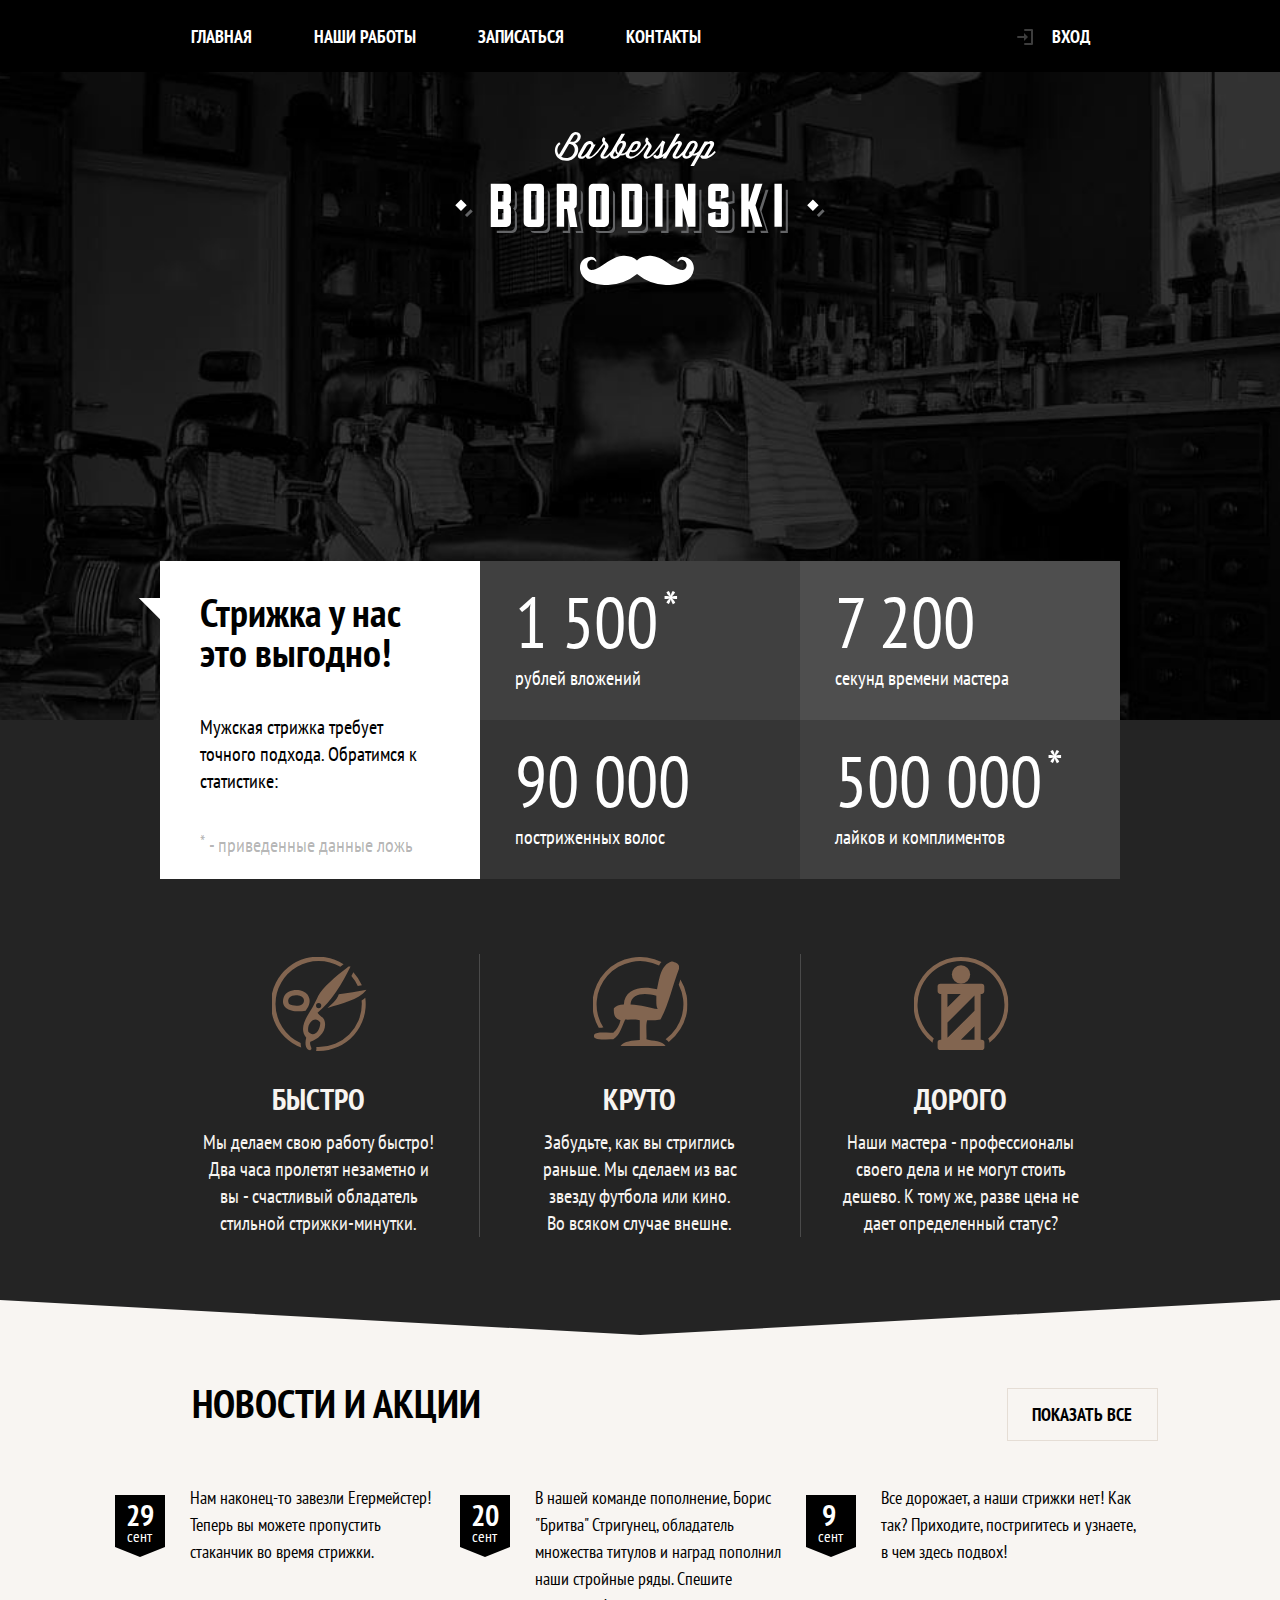
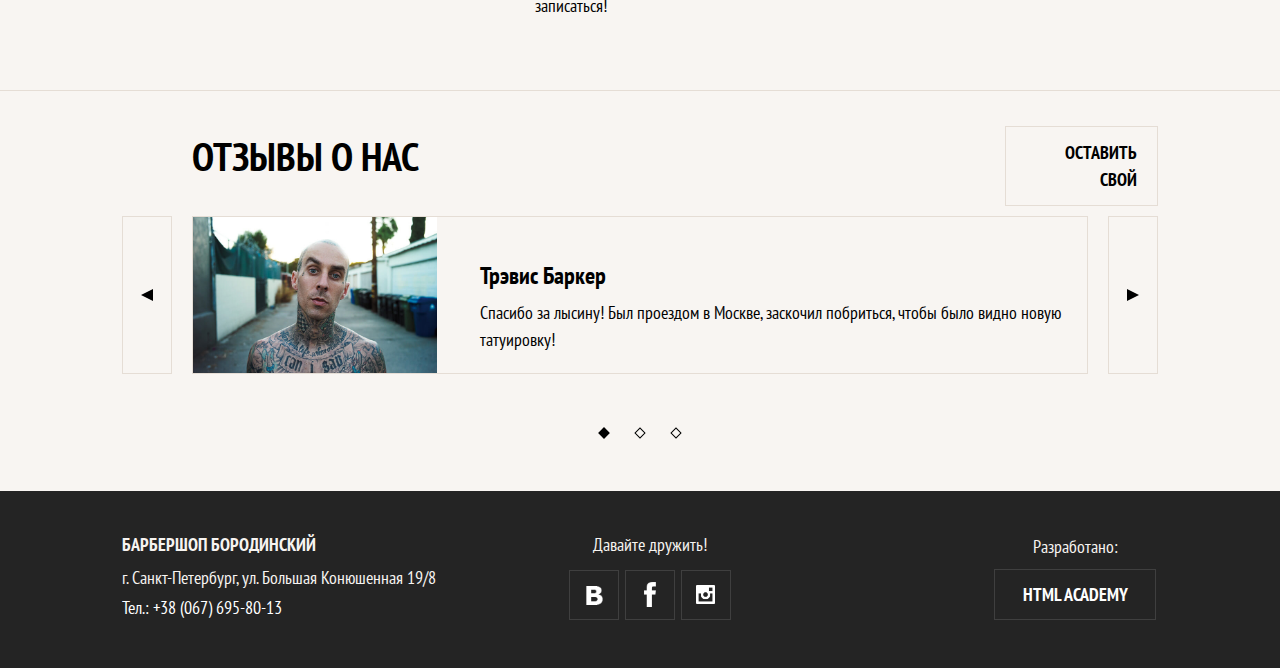
<file: index.html>
<!DOCTYPE html>
<html lang="ru">
  <head>
    <meta charset="utf-8">
    <title>Барбершоп «Бородинский»</title>
    <meta name="viewport" content="width=device-width,initial-scale=1">
    <meta name="format-deection" content="telephone=no">
    <link rel="stylesheet" href="css/normalize.css">
    <link rel="stylesheet" href="css/style.css">
    <link rel="shortcut icon" href="favicon.png" type="image/png">
    <link href="https://fonts.googleapis.com/css?family=PT+Sans+Narrow:400,700&amp;subset=cyrillic" rel="stylesheet">
  </head>
  <body>
    <header class="page-header">
      <h1 class="visually-hidden">Барбершоп «Бородинский» - истинно мужская классика</h1>
      <div class="page-header__logo">
        <picture>
          <source media="(min-width: 1200px)" srcset="img/logotype-desktop.svg">
          <source media="(min-width: 768px)" srcset="img/logotype-tablet.svg">
          <img src="img/logotype-mobile.svg" width="370" height="153" alt="Барбершоп «Бородинский»">
        </picture>
      </div>
      <nav class="main-nav  main-nav--closed  main-nav--nojs">
        <button class="main-nav__toggle" type="button">Открыть меню</button>
        <div class="main-nav__wrapper">
          <ul class="main-nav__items">
            <li class="main-nav__item  main-nav__item--active"><a>Главная</a></li>
            <li class="main-nav__item"><a href="photo.html">Наши работы</a></li>
            <li class="main-nav__item"><a href="form.html">Записаться</a></li>
            <li class="main-nav__item"><a href="">Контакты</a></li>
          </ul>
          <ul class="main-nav__user-items">
            <li class="main-nav__user-item"><a class="main-nav__user-login" href="#" title="Войти">Вход</a></li>
          </ul>
        </div>
      </nav>
    </header>
    <main class="page-main">
      <section class="stats">
        <header class="stats__header">
          <h2 class="stats__title  visually-hidden">Статистика Барбершопа</h2>
          <b class="stats__slogan">Стрижка у нас<br>  это выгодно!</b>
          <p class="stats__intro">Мужская стрижка требует точного подхода. Обратимся к статистике:</p>
          <small class="stats__legend  stats__legend--top"><sup>*</sup> - приведенные данные ложь</small>
        </header>
        <table class="stats__items">
          <tr>
            <td class="stats__value">1 500<sup>*</sup></td>
            <td class="stats__field">рублей<br> вложений</td>
          </tr>
          <tr>
            <td class="stats__value">7 200</td>
            <td class="stats__field">секунд<br> времени мастера</td>
          </tr>
          <tr>
            <td class="stats__value">90 000</td>
            <td class="stats__field">постриженных<br> волос</td>
          </tr>
          <tr>
            <td class="stats__value">500 000<sup>*</sup></td>
            <td class="stats__field">лайков<br> и комплиментов</td>
          </tr>
        </table>
        <small class="stats__legend  stats__legend--bottom"><sup>*</sup> - приведенные данные ложь</small>
      </section>
      <section class="advantages">
        <div class="advantages__wrapper  slider">
          <h2 class="advantages__title  visually-hidden">Наши преимущества</h2>
          <input class="slider__input" type="radio" name="advantages" id="advantages-input-1" checked>
          <input class="slider__input" type="radio" name="advantages" id="advantages-input-2">
          <input class="slider__input" type="radio" name="advantages" id="advantages-input-3">
          <ul class="advantages__items">
            <li class="advantages__item  advantages__item--fast  slider__item">
              <h3 class="advantages__item-title">Быстро</h3>
              <p>Мы делаем свою работу быстро! Два часа пролетят незаметно и вы - счастливый обладатель стильной стрижки-минутки.</p>
            </li>
            <li class="advantages__item  advantages__item--cool  slider__item">
              <h3 class="advantages__item-title">Круто</h3>
              <p>Забудьте, как вы стриглись раньше. Мы сделаем из вас звезду футбола или кино. Во всяком случае внешне.</p>
            </li>
            <li class="advantages__item  advantages__item--pricy  slider__item">
              <h3 class="advantages__item-title">Дорого</h3>
              <p>Наши мастера - профессионалы своего дела и не могут стоить дешево. К тому же, разве цена не дает определенный статус?</p>
            </li>
          </ul>
          <div class="advantages__toggles  slider__toggles">
            <label class="slider__toggle" for="advantages-input-1"></label>
            <label class="slider__toggle" for="advantages-input-2"></label>
            <label class="slider__toggle" for="advantages-input-3"></label>
          </div>
        </div>
      </section>
      <section class="news">
        <div class="news__wrapper">
          <h2 class="news__title">Новости и акции</h2>
          <ul class="news__items">
            <li class="news__item">
              <time class="news__date" datetime="2017-09-29"><b>29</b> сент</time>
              <p>Нам наконец-то завезли Егермейстер! Теперь вы можете пропустить стаканчик во время стрижки.</p>
            </li>
            <li class="news__item">
              <time class="news__date" datetime="2017-09-20"><b>20</b> сент</time>
              <p>В нашей команде пополнение, Борис "Бритва" Стригунец, обладатель множества титулов и наград
                пополнил наши стройные ряды. Спешите записаться!</p>
            </li>
            <li class="news__item">
              <time class="news__date" datetime="2017-09-09"><b>9</b> сент</time>
              <p>Все дорожает, а наши стрижки нет! Как так? Приходите, постригитесь и узнаете, в чем здесь подвох!</p>
            </li>
          </ul>
          <a class="news__to-all  btn" href="">Показать все</a>
        </div>
      </section>
      <section class="reviews">
        <div class="reviews__wrapper  slider">
          <h2 class="reviews__title">Отзывы о нас</h2>
          <a class="reviews__write  btn" href="">Оставить свой</a>
          <input class="slider__input" type="radio" name="reviews" id="reviews-input-1" checked>
          <input class="slider__input" type="radio" name="reviews" id="reviews-input-2">
          <input class="slider__input" type="radio" name="reviews" id="reviews-input-3">
          <div class="reviews__items">
            <blockquote class="reviews__item  slider__item">
              <div class="reviews__author-foto">
                <img src="img/travis.jpg" width="50" height="33" alt="Фото Трэвиса Баркера">
              </div>
              <cite class="reviews__author-name">Трэвис Баркер</cite>
              <p>Спасибо за лысину! Был проездом в Москве, заскочил побриться, чтобы было видно новую татуировку!</p>
            </blockquote>
            <blockquote class="reviews__item  slider__item">
              <div class="reviews__author-foto">
                <img src="img/diesel.jpg" width="50" height="33" alt="Фото Джона Смита">
              </div>
              <cite class="reviews__author-name">Джон Смит</cite>
              <p>Отличную стрижку мне сделали ребята.</p>
            </blockquote>
            <blockquote class="reviews__item  slider__item">
              <div class="reviews__author-foto">
                <img src="img/travis.jpg" width="50" height="33" alt="Фото Ивана Бородайло">
              </div>
              <cite class="reviews__author-name">Иван Бородайло</cite>
              <p>В Бородинском ваша борода в надежных руках!</p>
            </blockquote>
            <button class="reviews__prev" type="button">Предыдущий отзыв</button>
            <button class="reviews__next" type="button">Следующий отзыв</button>
          </div>
          <div class="reviews__toggles  slider__toggles">
            <label class="slider__toggle" for="reviews-input-1"></label>
            <label class="slider__toggle" for="reviews-input-2"></label>
            <label class="slider__toggle" for="reviews-input-3"></label>
          </div>
        </div>
      </section>
    </main>
    <footer class="page-footer">
      <div class="page-footer__wrapper">
        <p class="page-footer__contacts">
          <b>Барбершоп Бородинский</b><br>
          <strong class="page-footer__adress">г. Санкт-Петербург, ул. Большая Конюшенная 19/8<br></strong>
          <a class="btn  page-footer__contacts-hidden" href="tel:+380676958013">+38 (067) 695-80-13</a>
        </p>
        <p class="page-footer__social">
          <span class="social-links">
            <a class="social-link  social-link--vk" href="https://vk.com">Мы в Вконтакте</a>
            <a class="social-link  social-link--fb" href="https://facebook.com">Мы в Фейсбуке</a>
            <a class="social-link  social-link--ig" href="https://instagram.com">Мы в Инстаграме</a>
          </span>
        </p>
        <p class="page-footer__copyright">
          Разработано:
          <a class="btn  page-footer__copyright-link" href="">HTML Academy</a>
        </p>
      </div>
    </footer>
    <section class="modal-login">
      <h2 class="modal-login__title">Личный кабинет</h2>
      <p>Введите свой логин и пароль, чтобы войти</p>
      <form class="modal-login__form" action="#" method="post">
        <label for="login">
          <input type="text" id="login" placeholder="Логин">
        </label>
        <label for="password">
          <input type="text" id="password" placeholder="Пароль">
        </label>
        <input type="checkbox" name="remember" id="remember">
        <label for="remember">Запомнить меня</label>
        <a href="#">Я забыл пароль!</a>
        <button class="modal-login__enter" type="submit">Войти <span>в личный кабинет</span></button>
        <button class="modal-login__close" type="button">Закрыть</button>
      </form>
    </section>
    <script src="js/menu.js"></script>
  </body>
</html>
</file>
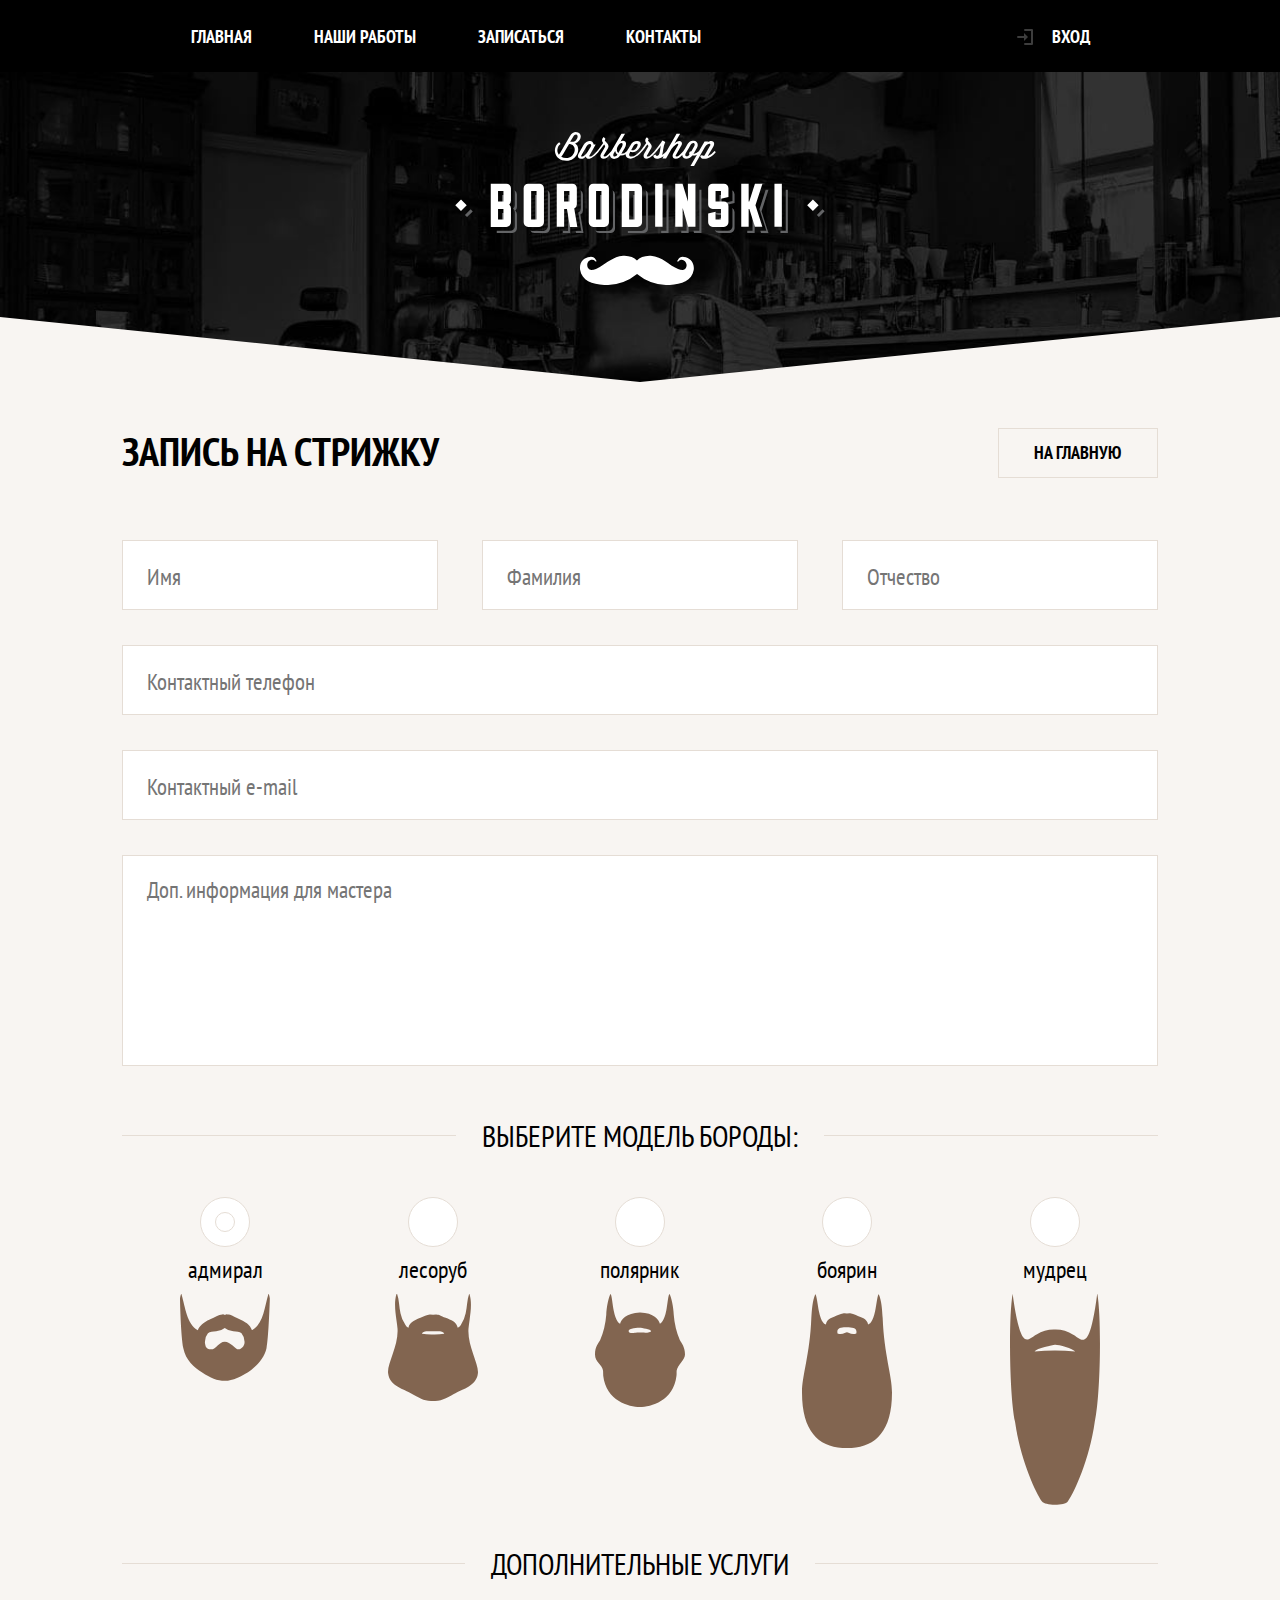
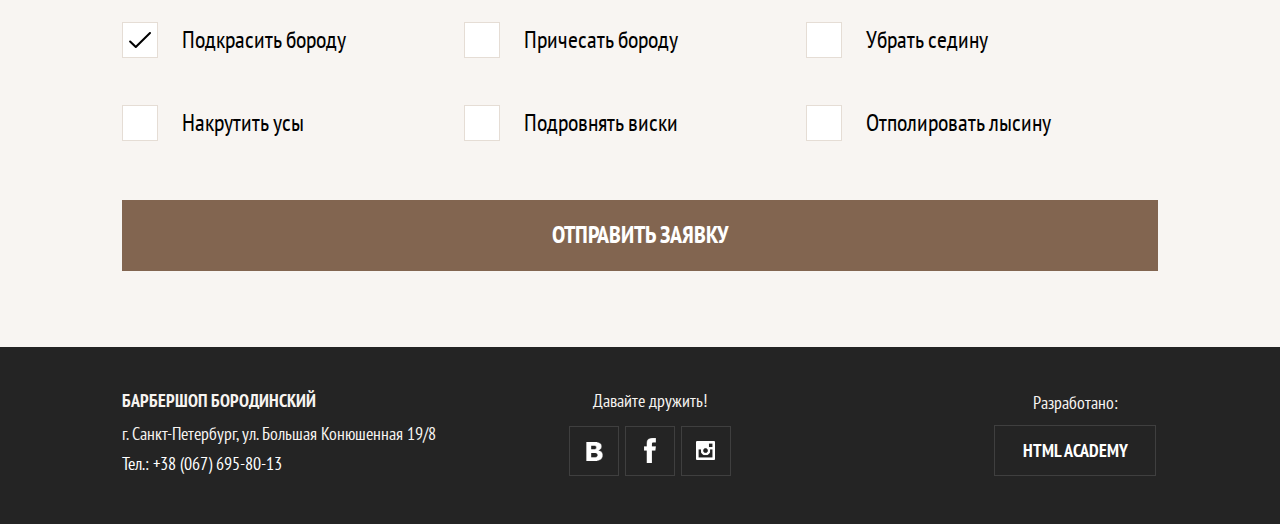
<file: form.html>
<!DOCTYPE html>
<html lang="ru">
  <head>
    <meta charset="utf-8">
    <title>Запись на стрижку</title>
    <meta name="viewport" content="width=device-width,initial-scale=1">
    <meta name="format-deection" content="telephone=no">
    <link rel="stylesheet" href="css/normalize.css">
    <link rel="stylesheet" href="css/style.css">
    <link rel="shortcut icon" href="favicon.png" type="image/png">
    <link href="https://fonts.googleapis.com/css?family=PT+Sans+Narrow:400,700&amp;subset=cyrillic" rel="stylesheet">
  </head>
  <body>
    <header class="page-header">
      <h1 class="visually-hidden">Барбершоп «Бородинский» - истинно мужская классика</h1>
      <div class="page-header__logo  page-header__logo--inner-page">
        <picture>
          <source media="(min-width: 1200px)" srcset="img/logotype-desktop.svg">
          <source media="(min-width: 768px)" srcset="img/logotype-tablet.svg">
          <img src="img/logotype-mobile.svg" width="370" height="153" alt="Барбершоп «Бородинский»">
        </picture>
      </div>
      <nav class="main-nav  main-nav--closed  main-nav--nojs">
        <button class="main-nav__toggle" type="button">Открыть меню</button>
        <div class="main-nav__wrapper">
          <ul class="main-nav__items">
            <li class="main-nav__item"><a href="index.html">Главная</a></li>
            <li class="main-nav__item"><a href="photo.html">Наши работы</a></li>
            <li class="main-nav__item  main-nav__item--active"><a>Записаться</a></li>
            <li class="main-nav__item"><a href="">Контакты</a></li>
          </ul>
          <ul class="main-nav__user-items">
            <li class="main-nav__user-item"><a class="main-nav__user-login" href="#" title="Войти">Вход</a></li>
          </ul>
        </div>
      </nav>
    </header>
    <main class="page-inner">
      <div class="page-inner__navigation">
        <h2 class="page-inner__header">Запись на стрижку</h2>
        <a class="page-inner__back  btn" href="index.html">На главную</a>
      </div>
      <section class="form">
        <div class="form__wrapper">
          <form class="form__inner" method="POST" action="#">
            <div class="form__field  form__field--fullname">
              <label for="name">
                <span class="visually-hidden">Имя</span>
                <input type="text" id="name" name="name" placeholder="Имя">
              </label>
              <label for="surname">
                <span class="visually-hidden">Фамилия</span>
                <input type="text" id="surname" name="surname" placeholder="Фамилия">
              </label>
              <label for="patronymic">
                <span class="visually-hidden">Отчество</span>
                <input type="text" id="patronymic" name="patronymic" placeholder="Отчество">
              </label>
            </div>
            <div class="form__field  form__field--contacts">
              <label for="phone">
                <span class="visually-hidden">Контактный телефон</span>
                <input type="text" id="phone" name="phone" placeholder="Контактный телефон">
              </label>
              <label for="email">
                <span class="visually-hidden">Контактный e-mail</span>
                <input type="text" id="email" name="email" placeholder="Контактный e-mail">
              </label>
            </div>
            <div class="form__field  form__field--comments">
              <textarea name="comments" placeholder="Доп. информация для мастера"></textarea>
            </div>
            <div class="form__field  form__field--beards">
              <h3 class="form__field-title">Выберите модель бороды:</h3>
              <ul>
                <li>
                  <input type="radio" id="beard-1" name="beard" value="beard-1" checked>
                  <label for="beard-1">адмирал</label>
                  <img src="img/beard-1.svg" alt="Тип бороды">
                </li>
                <li>
                  <input type="radio" id="beard-2" name="beard" value="beard-2">
                  <label for="beard-2">лесоруб</label>
                  <img src="img/beard-2.svg" alt="Тип бороды">
                </li>
                <li>
                  <input type="radio" id="beard-3" name="beard" value="beard-3">
                  <label for="beard-3">полярник</label>
                  <img src="img/beard-3.svg" alt="Тип бороды">
                </li>
                <li>
                  <input type="radio" id="beard-4" name="beard" value="beard-4">
                  <label for="beard-4">боярин</label>
                  <img src="img/beard-4.svg" alt="Тип бороды">
                </li>
                <li>
                  <input type="radio" id="beard-5" name="beard" value="beard-5">
                  <label for="beard-5">мудрец</label>
                  <img src="img/beard-5.svg" alt="Тип бороды">
                </li>
              </ul>
            </div>
            <div class="form__field  form__field--offers">
              <h3 class="form__field-title">Дополнительные услуги</h3>
              <ul>
                <li>
                  <input type="checkbox" id="offer-1" name="offer-1" checked>
                  <label for="offer-1">Подкрасить бороду</label>
                </li>
                <li>
                  <input type="checkbox" id="offer-2" name="offer-2">
                  <label for="offer-2">Причесать бороду</label>
                </li>
                <li>
                  <input type="checkbox" id="offer-3" name="offer-3">
                  <label for="offer-3">Убрать седину</label>
                </li>
                <li>
                  <input type="checkbox" id="offer-4" name="offer-4">
                  <label for="offer-4">Накрутить усы</label>
                </li>
                <li>
                  <input type="checkbox" id="offer-5" name="offer-5">
                  <label for="offer-5">Подровнять виски</label>
                </li>
                <li>
                  <input type="checkbox" id="offer-6" name="offer-6">
                  <label for="offer-6">Отполировать лысину</label>
                </li>
              </ul>
            </div>
            <button class="form__apply" type="button">Отправить заявку</button>
          </form>
        </div>
      </section>
    </main>
    <footer class="page-footer">
      <div class="page-footer__wrapper">
        <p class="page-footer__contacts">
          <b>Барбершоп Бородинский</b><br>
          <strong class="page-footer__adress">г. Санкт-Петербург, ул. Большая Конюшенная 19/8<br></strong>
          <a class="btn  page-footer__contacts-hidden" href="tel:+380676958013">+38 (067) 695-80-13</a>
        </p>
        <p class="page-footer__social">
          <span class="social-links">
            <a class="social-link  social-link--vk" href="https://vk.com">Мы в Вконтакте</a>
            <a class="social-link  social-link--fb" href="https://facebook.com">Мы в Фейсбуке</a>
            <a class="social-link  social-link--ig" href="https://instagram.com">Мы в Инстаграме</a>
          </span>
        </p>
          <p class="page-footer__copyright">
            Разработано:
            <a class="btn  page-footer__copyright-link" href="">HTML Academy</a>
          </p>
      </div>
    </footer>
    <section class="modal-login">
      <h2 class="modal-login__title">Личный кабинет</h2>
      <p>Введите свой логин и пароль, чтобы войти</p>
      <form class="modal-login__form" action="#" method="post">
        <label for="login">
          <input type="text" id="login" placeholder="Логин">
        </label>
        <label for="password">
          <input type="text" id="password" placeholder="Пароль">
        </label>
        <input type="checkbox" name="remember" id="remember">
        <label for="remember"></label>
        <a href="#">Я забыл пароль!</a>
        <button class="modal-login__enter" type="submit">Войти в личный кабинет</button>
        <button class="modal-login__close" type="button"></button>
      </form>
    </section>
    <script src="js/menu.js"></script>
  </body>
</html>
</file>
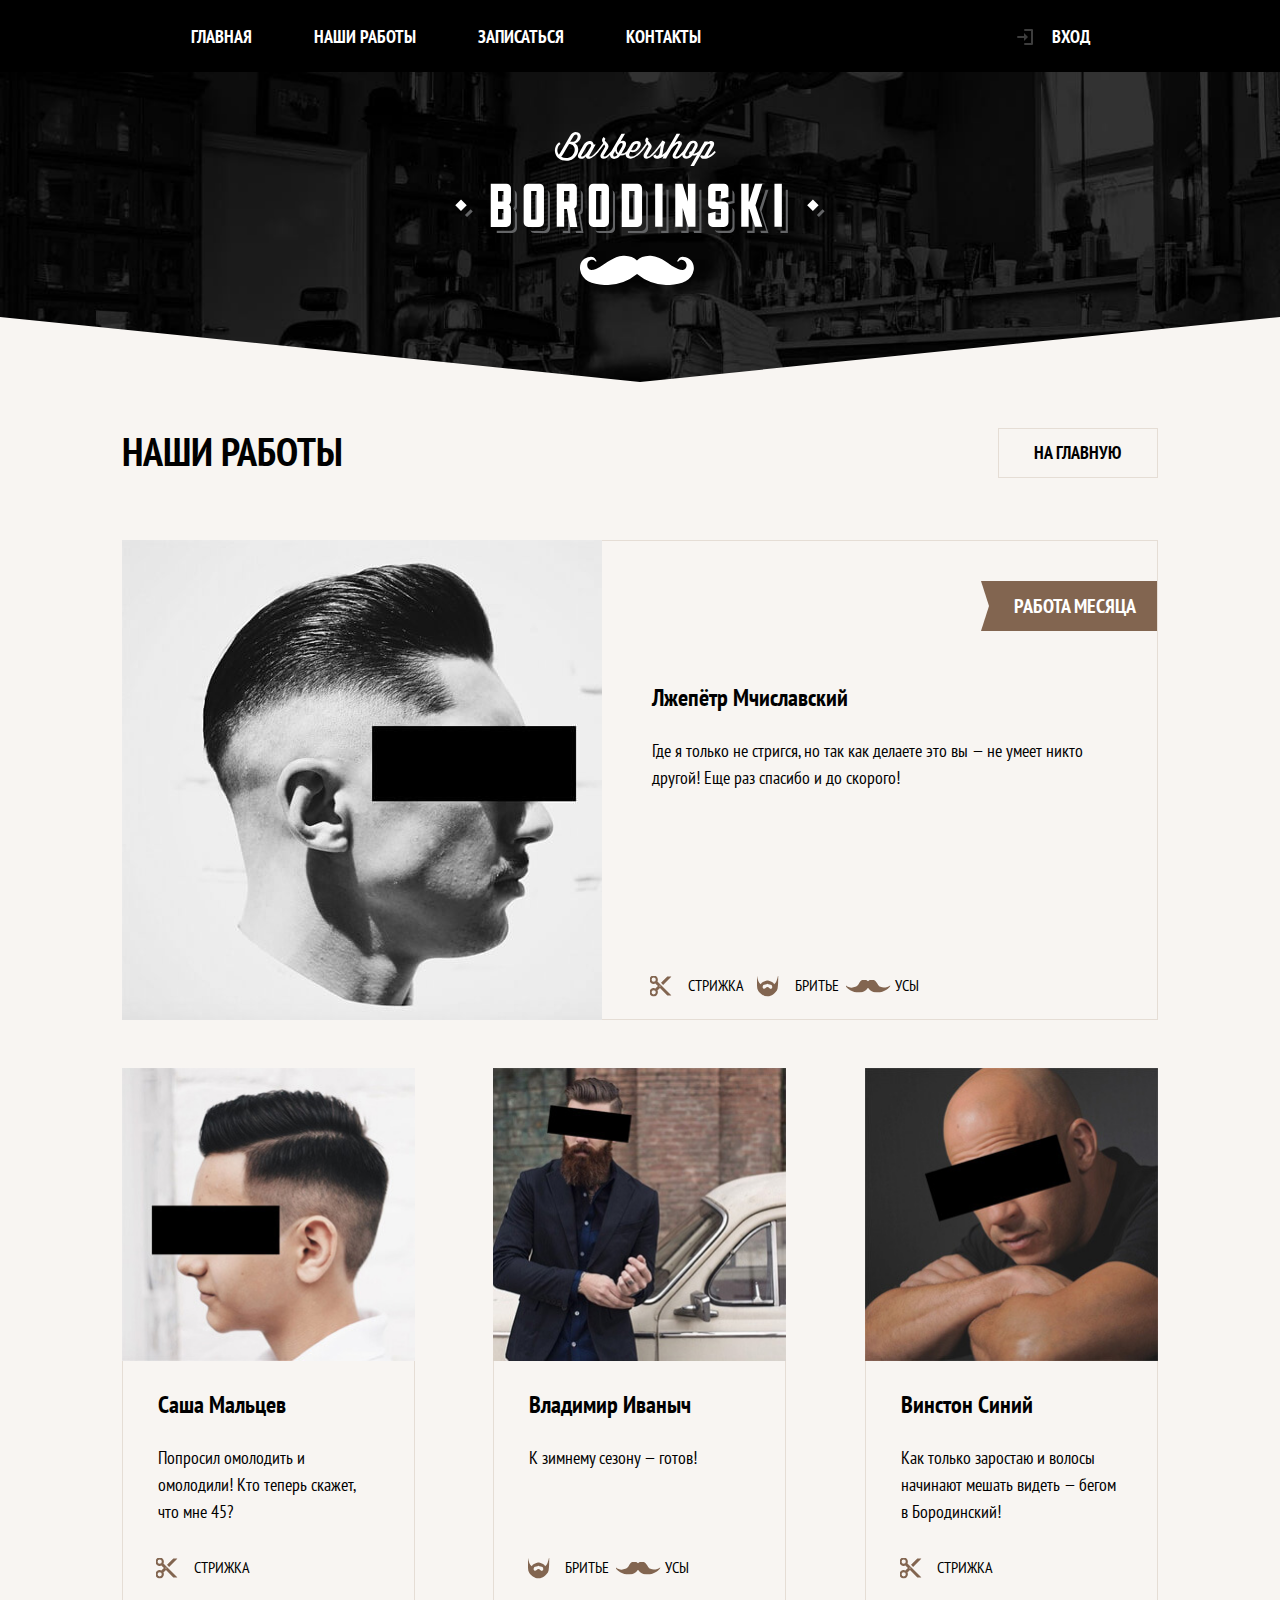
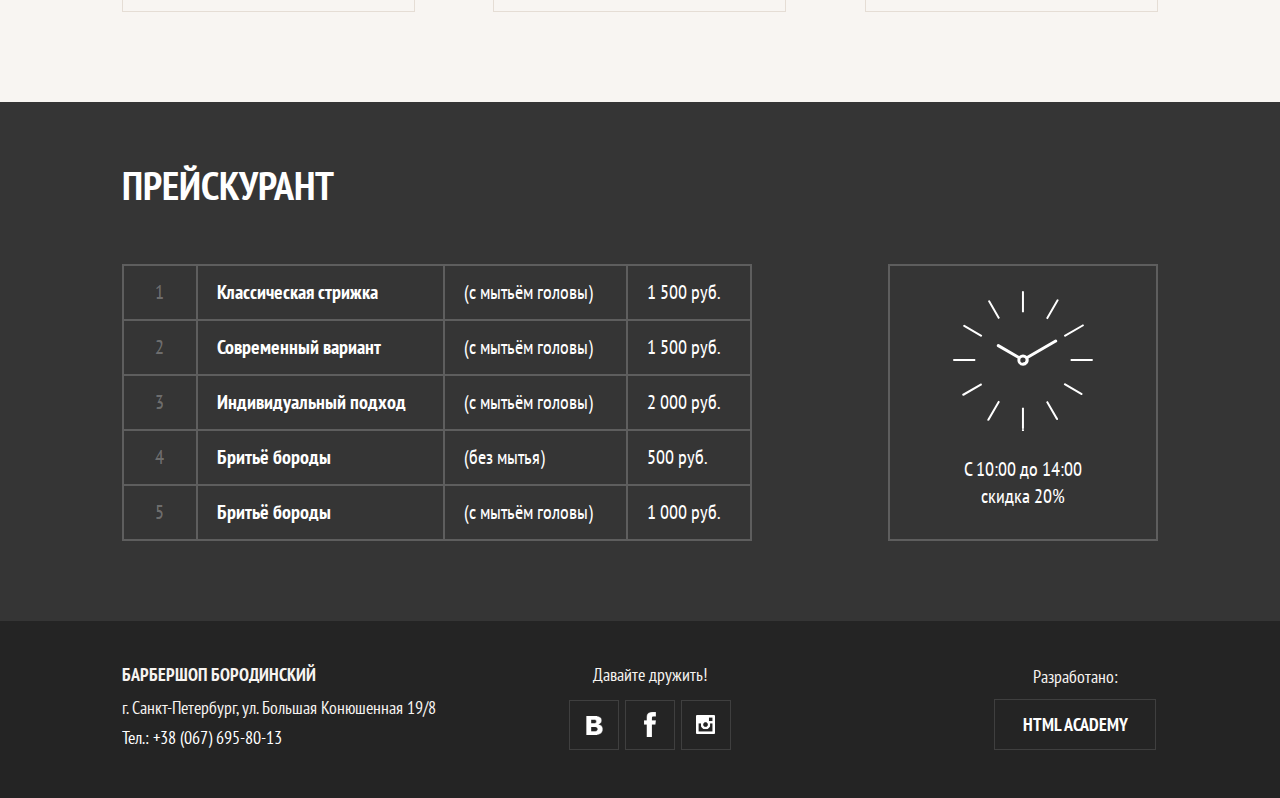
<file: photo.html>
<!DOCTYPE html>
<html lang="ru">
  <head>
    <meta charset="utf-8">
    <title>Наши работы</title>
    <meta name="viewport" content="width=device-width,initial-scale=1">
    <meta name="format-deection" content="telephone=no">
    <link rel="stylesheet" href="css/normalize.css">
    <link rel="stylesheet" href="css/style.css">
    <link rel="shortcut icon" href="favicon.png" type="image/png">
    <link href="https://fonts.googleapis.com/css?family=PT+Sans+Narrow:400,700&amp;subset=cyrillic" rel="stylesheet">
  </head>
  <body>
    <header class="page-header">
      <h1 class="visually-hidden">Барбершоп «Бородинский» - истинно мужская классика</h1>
      <div class="page-header__logo  page-header__logo--inner-page">
        <picture>
          <source media="(min-width: 1200px)" srcset="img/logotype-desktop.svg">
          <source media="(min-width: 768px)" srcset="img/logotype-tablet.svg">
          <img src="img/logotype-mobile.svg" width="370" height="153" alt="Барбершоп «Бородинский»">
        </picture>
      </div>
      <nav class="main-nav  main-nav--closed  main-nav--nojs">
        <button class="main-nav__toggle" type="button">Открыть меню</button>
        <div class="main-nav__wrapper">
          <ul class="main-nav__items">
            <li class="main-nav__item"><a href="index.html">Главная</a></li>
            <li class="main-nav__item  main-nav__item--active"><a>Наши работы</a></li>
            <li class="main-nav__item"><a href="form.html">Записаться</a></li>
            <li class="main-nav__item"><a href="">Контакты</a></li>
          </ul>
          <ul class="main-nav__user-items">
            <li class="main-nav__user-item"><a class="main-nav__user-login" href="#" title="Войти">Вход</a></li>
          </ul>
        </div>
      </nav>
    </header>
    <main class="page-inner">
      <div class="page-inner__navigation">
        <h2 class="page-inner__header">Наши работы</h2>
        <a class="page-inner__back  btn" href="index.html">На главную</a>
      </div>
      <section class="month-work">
        <div class="month-work__wrapper">
          <div class="month-work__img-wrapper">
            <picture>
              <source media="(min-width: 1200px)" srcset="img/photo-1-desktop.jpg">
              <source media="(min-width: 768px)" srcset="img/photo-1-tablet.jpg">
              <img src="img/photo-1-mobile.jpg" width="370" height="153" alt="Барбершоп «Бородинский»">
            </picture>
          </div>
          <div class="month-work__item">
            <div class="month-work__description">
              <h3 class="month-work__title">Лжепётр Мчиславский</h3>
              <blockquote class="month-work__blockquote">Где я только не стригся, но так как делаете это вы — не умеет никто другой!
                 Еще раз спасибо и до скорого!</blockquote>
            </div>
            <ul class="month-work__parameter-list">
              <li class="month-work__parameter-list  month-work__parameter-list--haircut">Стрижка</li>
              <li class="month-work__parameter-list  month-work__parameter-list--shaving">Бритье</li>
              <li class="month-work__parameter-list  month-work__parameter-list--mustache">Усы</li>
            </ul>
          </div>
        </div>
      </section>
      <section class="works">
        <div class="works__main-wrapper">
          <div class="works__wrapper">
            <div class="works__img-wrapper">
              <picture>
                <source media="(min-width: 1200px)" srcset="img/photo-2-desktop.jpg">
                <source media="(min-width: 768px)" srcset="img/photo-2-tablet.jpg">
                <img src="img/photo-2-mobile.jpg" width="370" height="153" alt="Барбершоп «Бородинский»">
              </picture>
            </div>
            <div class="works__item">
              <div class="works__description">
                <h3 class="works__title">Саша Мальцев</h3>
                <blockquote class="works__blockquote">Попросил омолодить и омолодили! Кто теперь скажет, что мне 45?</blockquote>
              </div>
              <ul class="works__parameter-list">
                <li class="works__parameter-list  works__parameter-list--haircut">Стрижка</li>
              </ul>
            </div>
          </div>
          <div class="works__wrapper">
            <div class="works__img-wrapper">
              <picture>
                <source media="(min-width: 1200px)" srcset="img/photo-3-desktop.jpg">
                <source media="(min-width: 768px)" srcset="img/photo-3-tablet.jpg">
                <img src="img/photo-3-mobile.jpg" width="370" height="153" alt="Барбершоп «Бородинский»">
              </picture>
            </div>
            <div class="works__item">
              <div class="works__description">
                <h3 class="works__title">Владимир Иваныч</h3>
                <blockquote class="works__blockquote">К зимнему сезону — готов!</blockquote>
              </div>
              <ul class="works__parameter-list">
                  <li class="works__parameter-list  works__parameter-list--shaving">Бритье</li>
                <li class="works__parameter-list  works__parameter-list--mustache">Усы</li>
              </ul>
            </div>
          </div>
          <div class="works__wrapper">
            <div class="works__img-wrapper">
              <picture>
                <source media="(min-width: 1200px)" srcset="img/photo-4-desktop.jpg">
                <source media="(min-width: 768px)" srcset="img/photo-4-tablet.jpg">
                <img src="img/photo-4-mobile.jpg" width="370" height="153" alt="Барбершоп «Бородинский»">
              </picture>
            </div>
            <div class="works__item">
              <div class="works__description">
                <h3 class="works__title">Винстон Синий</h3>
                <blockquote class="works__blockquote">Как только заростаю и волосы начинают мешать видеть — бегом в Бородинский!</blockquote>
              </div>
              <ul class="works__parameter-list">
                <li class="works__parameter-list  works__parameter-list--haircut">Стрижка</li>
              </ul>
            </div>
          </div>
        </div>
      </section>
      <section class="prices">
        <h2 class="prices__title">Прейскурант</h2>
          <div class="prices__wrapper">
            <table class="prices__table">
              <tbody>
                <tr>
                  <td class="col-1">1</td>
                  <td class="col-2">Классическая стрижка</td>
                  <td class="col-3">(с мытьём головы)</td>
                  <td class="col-4">1 500 руб.</td>
                </tr>
                <tr>
                  <td class="col-1">2</td>
                  <td class="col-2">Современный вариант</td>
                  <td class="col-3">(с мытьём головы)</td>
                  <td class="col-4">1 500 руб.</td>
                </tr>
                <tr>
                  <td class="col-1">3</td>
                  <td class="col-2">Индивидуальный подход</td>
                  <td class="col-3">(с мытьём головы)</td>
                  <td class="col-4">2 000 руб.</td>
                </tr>
                <tr>
                  <td class="col-1">4</td>
                  <td class="col-2">Бритьё бороды</td>
                  <td class="col-3">(без мытья)</td>
                  <td class="col-4">500 руб.</td>
                </tr>
                <tr>
                  <td class="col-1">5</td>
                  <td class="col-2">Бритьё бороды</td>
                  <td class="col-3">(с мытьём головы)</td>
                  <td class="col-4">1 000 руб.</td>
                </tr>
              </tbody>
            </table>
          <p class="prices__discount">С 10:00 до 14:00 скидка 20%</p>
        </div>
      </section>
    </main>
    <footer class="page-footer">
      <div class="page-footer__wrapper">
        <p class="page-footer__contacts">
          <b>Барбершоп Бородинский</b><br>
          <strong class="page-footer__adress">г. Санкт-Петербург, ул. Большая Конюшенная 19/8<br></strong>
          <a class="btn  page-footer__contacts-hidden" href="tel:+380676958013">+38 (067) 695-80-13</a>
        </p>
        <p class="page-footer__social">
          <span class="social-links">
            <a class="social-link  social-link--vk" href="https://vk.com">Мы в Вконтакте</a>
            <a class="social-link  social-link--fb" href="https://facebook.com">Мы в Фейсбуке</a>
            <a class="social-link  social-link--ig" href="https://instagram.com">Мы в Инстаграме</a>
          </span>
        </p>
          <p class="page-footer__copyright">
            Разработано:
            <a class="btn  page-footer__copyright-link" href="">HTML Academy</a>
          </p>
      </div>
    </footer>
    <section class="modal-login">
      <h2 class="modal-login__title">Личный кабинет</h2>
      <p>Введите свой логин и пароль, чтобы войти</p>
      <form class="modal-login__form" action="#" method="post">
        <label for="login">
          <input type="text" id="login" placeholder="Логин">
        </label>
        <label for="password">
          <input type="text" id="password" placeholder="Пароль">
        </label>
        <input type="checkbox" name="remember" id="remember">
        <label for="remember"></label>
        <a href="#">Я забыл пароль!</a>
        <button class="modal-login__enter" type="submit">Войти в личный кабинет</button>
        <button class="modal-login__close" type="button"></button>
      </form>
    </section>
    <script src="js/menu.js"></script>
  </body>
</html>
</file>
<file: css/style.css>
.btn {
  font-weight: 700;
  text-transform: uppercase;
  text-decoration: none;
  transition: border 0.1s linear, background-color 0.2s linear, color 0.2s linear;
}
.btn:focus,
.btn:hover {
  border-color: #d5c9bd;
}
.btn:active {
  color: rgba(0, 0, 0, 0.3);
  background-color: #d5c9bd;
}
.slider__item {
  display: none;
}
.slider__toggles {
  width: 150px;
  height: 10px;
  text-align: center;
  z-index: 1000;
}
.slider__toggle {
  display: inline-block;
  width: 6px;
  height: 6px;
  margin: 0 12px;
  background-color: #f8f5f2;
  border: 1px solid #000000;
  vertical-align: top;
  cursor: pointer;
  transform: rotate(45deg);
  transition: background-color 0.2s linear;
}
.advantages__toggles .slider__toggle {
  border: 1px solid #ffffff;
  background-color: #242424;
}
.slider input[type=radio] {
  display: none;
}
#reviews-input-1:checked ~ .reviews__items .reviews__item:nth-child(1),
#reviews-input-2:checked ~ .reviews__items .reviews__item:nth-child(2),
#reviews-input-3:checked ~ .reviews__items .reviews__item:nth-child(3) {
  display: flex;
  flex-direction: column;
}
#reviews-input-1:checked ~ .slider__toggles label[for=reviews-input-1],
#reviews-input-2:checked ~ .slider__toggles label[for=reviews-input-2],
#reviews-input-3:checked ~ .slider__toggles label[for=reviews-input-3] {
  background-color: #000000;
}
#advantages-input-1:checked ~ .advantages__items .advantages__item:nth-child(1),
#advantages-input-2:checked ~ .advantages__items .advantages__item:nth-child(2),
#advantages-input-3:checked ~ .advantages__items .advantages__item:nth-child(3) {
  display: block;
  flex-direction: column;
}
#advantages-input-1:checked ~ .slider__toggles label[for=advantages-input-1],
#advantages-input-2:checked ~ .slider__toggles label[for=advantages-input-2],
#advantages-input-3:checked ~ .slider__toggles label[for=advantages-input-3] {
  background-color: #ffffff;
}
body {
  font-size: 18px;
  line-height: 27px;
  font-family: "PT Sans Narrow", Arial, sans-serif;
  color: #f7f4f1;
  font-style: normal;
  background-color: #242424;
}
img {
  max-width: 100%;
  height: auto;
}
.visually-hidden {
  position: absolute;
  overflow: hidden;
  clip: rect(0 0 0 0);
  height: 1px;
  width: 1px;
  margin: -1px;
  padding: 0;
  border: 0;
}
.advantages__wrapper {
  position: relative;
  width: 320px;
  margin: 0 auto;
  width: 100%;
  min-height: 280px;
  padding-top: 30px;
}
@media (min-width: 768px) {
  .advantages__wrapper {
    width: 640px;
  }
}
@media (min-width: 1200px) {
  .advantages__wrapper {
    width: 960px;
  }
}
.advantages__wrapper::after {
  content: "";
  position: absolute;
  margin-top: -20px;
  width: 100%;
  height: 35px;
  bottom: -35px;
  left: 0;
  background-image: url(../img/corner-dark.svg);
  background-repeat: no-repeat;
  transform: rotate(180deg);
}
.advantages__items {
  margin: 0;
  padding: 0;
  list-style: none;
}
.advantages__item {
  min-height: 126px;
  padding: 15px 44px;
  padding-top: 125px;
}
.advantages__item p {
  text-align: center;
  margin: auto;
  margin-top: 0;
  font-size: 20px;
  line-height: 27px;
  width: 90%;
}
.advantages__item-title {
  text-align: center;
  font-size: 30px;
  line-height: 30px;
  margin-top: 0;
  margin-bottom: 15px;
  text-transform: uppercase;
}
.advantages__item::before {
  content: "";
  position: absolute;
  margin-top: -20px;
  width: 95px;
  height: 95px;
  bottom: 190px;
  left: 50%;
  transform: translateX(-50%);
  background-repeat: no-repeat;
}
.advantages__item--fast::before {
  background-image: url(../img/advantage-1-illustration.svg);
}
.advantages__item--cool::before {
  background-image: url(../img/advantage-2-illustration.svg);
}
.advantages__item--pricy::before {
  background-image: url(../img/advantage-3-illustration.svg);
}
.advantages__item:nth-child(n+2) {
  display: none;
}
.advantages__toggles {
  margin: auto;
}
@media (min-width: 768px) {
  .advantages {
    position: relative;
  }
  .advantages__wrapper {
    width: 81%;
    padding-top: 42px;
    min-height: 510px;
  }
  .advantages__items {
    padding-bottom: 4px;
  }
  .advantages__toggles {
    display: none;
  }
  .advantages__item {
    position: relative;
    min-height: 95px;
    margin: 0 30px;
    margin-bottom: 60px;
    padding: 0;
    padding-bottom: 18px;
    padding-left: 128px;
  }
  .advantages__item::after {
    content: "";
    position: absolute;
    right: 10px;
    bottom: -20px;
    left: 7px;
    height: 1px;
    background-color: #4a4a4a;
  }
  .advantages__item:last-child::after {
    display: none;
  }
  .advantages__item::before {
    content: "";
    position: absolute;
    margin-top: 0;
    bottom: 0;
    top: 3px;
    left: 0;
    transform: none;
    width: 95px;
    height: 94px;
  }
  .advantages__item::after:last-child {
    height: 0px;
  }
  .advantages__item p {
    text-align: left;
    margin-top: 0;
    font-size: 20px;
    line-height: 27px;
    width: 100%;
  }
  .advantages__item-title {
    text-align: left;
    font-size: 30px;
    line-height: 30px;
    margin-top: 0;
    margin-bottom: 15px;
    text-transform: uppercase;
  }
  .advantages__item:nth-child(n+2) {
    display: block;
  }
  .advantages__item:last-child {
    margin-bottom: 0;
  }
  .advantages__wrapper::after {
    display: none;
  }
  .advantages::after {
    content: "";
    position: absolute;
    margin-top: -20px;
    width: 100%;
    height: 35px;
    bottom: -35px;
    left: 0;
    background-image: url(../img/corner-dark.svg);
    background-repeat: no-repeat;
    transform: rotate(180deg);
  }
}
@media (min-width: 1200px) {
  .advantages__wrapper {
    max-width: 1200px;
    min-height: 275px;
    padding-top: 75px;
    padding-bottom: 59px;
  }
  .advantages__items {
    display: table;
    margin: auto;
    width: 100%
    height: 275px;
  }
  .advantages__item {
    display: table-cell;
    width: 240px;
    margin: 0;
    padding: 0 40px;
    padding-top: 130px;
  }
  .advantages__item:nth-child(2) {
    border-left: 1px solid #4a4a4a;
    border-right: 1px solid #4a4a4a;
  }
  .advantages__item p {
    text-align: center;
  }
  .advantages__item-title {
    text-align: center;
  }
  .advantages__item::before {
    left: 50%;
    transform: translateX(-50%);
  }
  .advantages__item:nth-child(n+2) {
    display: table-cell;
  }
  .advantages__item:nth-child(2) {
    width: 200px;
    padding-left: 60px;
    padding-right: 60px;
  }
  .advantages__item::after {
    display: none;
  }
}
.main-nav {
  position: relative;
  width: auto;
  min-height: 51px;
}
.main-nav__toggle {
  position: absolute;
  top: 0;
  right: 0;
  display: block;
  width: 70px;
  height: 50px;
  font-size: 0;
  z-index: 1000;
  background-color: #6a4d38;
  cursor: pointer;
  border: none;
}
.main-nav__toggle:hover {
  background-color: #624530;
}
.main-nav__toggle:active {
  background-color: #624530;
}
.main-nav--closed .main-nav__toggle::before {
  content: "";
  position: absolute;
  top: 15px;
  left: 17px;
  width: 36px;
  height: 2px;
  background-color: #ffffff;
  box-shadow: 0 8px 0 0 #ffffff,
              0 16px 0 0 #ffffff;
}
.main-nav--closed .main-nav__toggle:active::before {
  background-color: rgba(255, 255, 255, 0.3);
  box-shadow: 0 8px 0 0 rgba(255, 255, 255, 0.3), 0 16px 0 0 rgba(255, 255, 255, 0.3);
}
.main-nav--opened .main-nav__toggle {
  top: 0;
  right: auto;
  left: 0;
}
.main-nav--opened .main-nav__toggle::before,
.main-nav--opened .main-nav__toggle::after {
  content: "";
  position: absolute;
  top: 24px;
  left: 18px;
  width: 36px;
  height: 2px;
  background-color: #ffffff;
}
.main-nav--opened .main-nav__toggle::before {
  transform: rotate(45deg);
  box-shadow: none;
}
.main-nav--opened .main-nav__toggle::after {
  transform: rotate(-45deg);
}
.main-nav--opened .main-nav__toggle:active::before,
.main-nav--opened .main-nav__toggle:active::after {
  background-color: rgba(255, 255, 255, 0.3);
}
.main-nav__items,
.main-nav__user-items {
  margin: 0;
  padding: 0;
  list-style: none;
}
.main-nav__items {
  font-weight: bold;
}
.main-nav__item a {
  display: block;
  padding: 12px 21px;
  padding-bottom: 13px;
  font-size: 18px;
  line-height: 24px;
  color: #ffffff;
  text-transform: uppercase;
  text-decoration: none;
  background-color: #826550;
  border-top: 1px solid #886e5b;
  border-bottom: 1px solid #71543f;
}
.main-nav__item a[href]:hover {
  background-color: #755a46;
  border-top-color: #755a46;
}
.main-nav__item a[href]:active {
  color: rgba(255, 255, 255, 0.3);
  background-color: #6a4d38;
  border-top-color: #6a4d38;
}
.main-nav__user-login {
  position: relative;
  display: block;
  padding: 17px 21px;
  padding-left: 49px;
  line-height: 18px;
  color: #ffffff;
  text-decoration: none;
}
.main-nav__user-login::before {
  content: "";
  position: absolute;
  top: 17px;
  left: 21px;
  width: 16px;
  height: 16px;
  background-image: url("../img/icon-login.png");
  opacity: 0.8;
}
@media (max-width: 767px) {
  .main-nav--closed .main-nav__item {
    display: none;
  }
  .main-nav--closed .main-nav__item--active {
    display: block;
  }
  .main-nav--closed .main-nav__item--active a {
    padding-right: 70px;
    padding-left: 70px;
    text-align: center;
  }
  .main-nav--closed .main-nav__user-item {
    display: none;
  }
  .main-nav--opened .main-nav__wrapper {
    position: absolute;
    top: 0;
    right: 0;
    left: 70px;
    z-index: 20;
    height: 80vh;
    background-color: #6a4d38;
    box-shadow: -3px 0 7px 4px rgba(0, 0, 0, 0.4);
  }
  /* .main-nav--opened .main-nav__wrapper::before {
    content: "";
    position: absolute;
    top: 0;
    left: 6px;
    z-index: -1;
    width: 0;
    height: 100%;
    box-shadow: -7px 0 7px 4px rgba(0, 0, 0, 0.4);
  } */
  .main-nav--nojs .main-nav__toggle {
    display: none;
  }
  .main-nav--nojs .main-nav__wrapper {
    position: static;
    height: auto;
  }
  .main-nav--nojs .main-nav__item {
    display: block;
  }
  .main-nav--nojs .main-nav__item--active a {
    padding-right: 21px;
    padding-left: 21px;
    text-align: left;
  }
  .main-nav--nojs .main-nav__user-item {
    display: block;
    background-color: #6a4d38;
  }
}
@media (min-width: 768px) {
  .main-nav {
    width: auto;
    min-height: 70px;
    margin: 0;
    background-color: black;
  }
  .main-nav__wrapper {
    width: auto;
    display: flex;
  }
  .main-nav__toggle {
    display: none;
  }
  .main-nav__items {
    display: flex;
    flex-wrap: wrap;
    flex-grow: 1;
    width: 570px;
  }
  .main-nav__item {
    margin-right: 32px;
  }
  .main-nav__item:last-child {
    margin-right: 0;
  }
  .main-nav__item--active {
    position: relative;
  }
  .main-nav__item--active::after {
    content: "";
    position: absolute;
    right: 0;
    bottom: -3px;
    left: 0;
    height: 3px;
  }
  .main-nav__item a {
    padding: 0;
    padding-top: 25px;
    padding-bottom: 23px;
    background: none;
    border: none;
  }
  .main-nav__item a[href]:hover {
    background-color: black;
  }
  .main-nav__item a[href]:active {
    color: #ffffff;
    background-color: black;
    opacity: 0.3;
  }
  .main-nav__user-items {
    width: 60px;
  }
  .main-nav__user-login {
    width: 60px;
    height: 70px;
    padding: 0;
    font-size: 0;
  }
  .main-nav__user-login::before {
    top: 29px;
    left: 12px;
  }
  .main-nav__user-login:hover::before {
    opacity: 1;
  }
  .main-nav__user-login:active::before {
    opacity: 0.3;
  }
}
@media (min-width: 768px) and (min-width: 768px) {
  .main-nav__wrapper {
    width: 84%;
    max-width: 960px;
    margin: 0 auto;
  }
}
@media (min-width: 1200px) {
  .main-nav__item {
    margin-right: 0;
  }
  .main-nav__item--active::after {
    right: 30px;
    left: 30px;
  }
  .main-nav__item a {
    padding-right: 31px;
    padding-left: 31px;
  }
  .main-nav__item a[href]:hover {
    color: #000000;
    background-color: #ffffff;
  }
  .main-nav__item a[href]:active {
    color: rgba(0, 0, 0, 0.3);
    background-color: #ffffff;
    opacity: 1;
  }
  .main-nav__user-items {
    width: auto;
    max-width: 160px;
  }
  .main-nav__user-login {
    position: relative;
    width: auto;
    height: auto;
    padding-top: 25px;
    padding-right: 30px;
    padding-bottom: 23px;
    padding-left: 50px;
    font-weight: bold;
    font-size: 18px;
    line-height: 24px;
    text-transform: uppercase;
    text-decoration: none;
  }
  .main-nav__user-login:hover {
    color: #000000;
    background-color: #ffffff;
  }
  .main-nav__user-login:hover::before {
    background-image: url("../img/icon-login-hover.png");
  }
  .main-nav__user-login:active {
    color: rgba(0, 0, 0, 0.3);
    background-color: #ffffff;
  }
  .main-nav__user-login:active::before {
    opacity: 0.1;
  }
  .main-nav__user-login::before {
    left: 15px;
  }
}
.news {
  background-color: #f8f5f2;
  color: #000000;
}
.news__wrapper {
  position: relative;
  width: auto;
  min-height: 390px;
}
.news__title {
  font-size: 30px;
  line-height: 30px;
  text-align: center;
  text-transform: uppercase;
  padding-top: 60px;
  margin-bottom: -80px;
  margin-top: 0;
}
.news__items {
  margin: 0;
  padding: 0;
  padding-bottom: 110px;
  list-style: none;
}
.news__item {
  height: 70px;
  margin: 0;
  margin-bottom: 16px;
  padding-bottom: 18px;
  padding-left: 90px;
}
.news__item:hover p,
.news__item:focus p {
  color: #826550;
  text-decoration: underline;
}
.news__item:hover time,
.news__item:focus time {
  background-color: #826550;
}
.news__item:hover time::after,
.news__item:focus time::after {
  border-top-color: #826550;
}
.news__item:active p {
  color: #6a4d38;
}
.news__item-wrapper:active time {
  color: rgba(255, 255, 255, 0.3);
  background-color: #6a4d38;
}
.news__item-wrapper:active time::after {
  border-top-color: #6a4d38;
}
.news__item:nth-child(n+3) {
  display: none;
}
.news__item:nth-child(2) {
  padding-bottom: 0;
}
.news__to-all {
  display: block;
  font-weight: 700;
  text-align: center;
  margin: auto;
  width: 95%;
  line-height: 49px;
  color: #000000;
  text-transform: uppercase;
  text-decoration: none;
  border: 1px solid #e5ddd5;
}
.news__date {
  position: relative;
  display: inline-block;
  box-sizing: border-box;
  width: 50px;
  top: 100px;
  left: -75px;
  margin: 12px 20px 0 0;
  padding: 5px 12px 3px;
  font-weight: 400;
  font-size: 16px;
  line-height: 16px;
  color: #ffffff;
  text-transform: lowercase;
  background-color: #000000;
  transition: background-color 0.1s linear, color 0.2s linear;
}
.news__date b {
  width: 25px;
}
.news__date::after {
  content: "";
  position: absolute;
  right: 0;
  left: 0;
  bottom: -10px;
  width: 0;
  height: 0;
  border: 10px solid transparent;
  transition: border-color 0.1s linear;
  border-top-color: #000000;
  border-right-width: 25px;
  border-bottom: none;
  border-left-width: 25px;
}
.news__date::after:hover {
  transition: border-color 0.1s linear;
}
.news__date b {
  display: inline-block;
  margin-bottom: -4px;
  margin-left: -1px;
  font-weight: 700;
  font-size: 30px;
  line-height: 30px;
  text-align: center;
}
.news__item p {
  width: 99%;
  min-height: 54px;
  margin-top: 35px;
  margin-bottom: 0;
}
@media (max-width: 767px) {
  .news__wrapper::before {
    content: "";
    position: absolute;
    width: 100%;
    top: 53%;
    height: 1px;
    background-color: #e5ddd5;
  }
}
@media (min-width: 768px) {
  .news {
    padding-top: 90px;
    padding-bottom: 28px;
  }
  .news__wrapper {
    width: 81%;
    margin: 0 auto;
    min-height: 270px;
    padding: 0;
  }
  .news__to-all {
    position: absolute;
    text-align: right;
    width: 111px;
    top: 0;
    right: 0;
    padding: 1px 25px 1px 13px;
    border: 1px solid #e5ddd5;
    color: #000000;
  }
  .news__date {
    top: 65px;
    left: -60px;
  }
  .news__title {
    font-size: 40px;
    margin-left: 0;
    padding-left: 0;
    text-align: left;
    padding-top: 0;
    margin-bottom: 0;
    margin-top: 0;
  }
  .news_items {
    display: flex;
    font-size: 0;
  }
  .news__item {
    display: inline-block;
    width: 38%;
    margin: 0;
    padding: 0;
    padding-left: 60px;
    vertical-align: top;
  }
  .news__item:nth-child(2) {
    float: right;
    margin-right: 0;
  }
  .news__item p {
    margin-top: 0;
    margin-left: 10px;
  }
}
@media (min-width: 1200px) {
  .news {
    padding-top: 88px;
    padding-bottom: 32px;
  }
  .news__wrapper {
    max-width: 1200px;
  }
  .news__title {
    padding-left: 70px;
  }
  .news__items {
    display: flex;
    justify-content: space-around;
  }
  .news__item {
    display: inline-block;
    width: 25%;
    margin: 0;
    padding: 0;
    padding-left: 50px;
    vertical-align: top;
  }
  .news__item p {
    margin-top: 0;
    margin-left: 0;
  }
  .news__item:nth-child(n+3) {
    display: inline-block;
  }
  .news__date {
    left: -75px;
  }
}
.page-footer {
  position: relative;
  margin-bottom: 10px;
  text-align: center;
  margin-top: 40px;
}
.page-footer__wrapper {
  width: auto;
}
.page-footer__contacts > b {
  margin-bottom: -30px;
  text-transform: uppercase;
}
.page-footer__copyright {
  margin-top: 35px;
}
.page-footer__copyright-link,
.page-footer__contacts-hidden {
  color: #ffffff;
  display: block;
  border: 1px solid #3f3f3f;
  margin: auto;
  width: 95%;
  margin-top: 12px;
  line-height: 49px;
  margin-bottom: 20px;
  transition: border-color 0.2s linear, background-color 0.2s linear, color 0.3s linear;
}
.page-footer__copyright a:hover,
.page-footer__copyright a:focus {
  border-color: #545454;
}
.page-footer__copyright a:active {
  color: rgba(255, 255, 255, 0.3);
  background-color: #252525;
  border-color: #252525;
}
.page-footer__contacts-hidden {
  margin-top: 20px;
  padding-bottom: 1px;
}
.page-footer__contacts-hidden:active {
  background-color: inherit;
}
.page-footer__social {
  width: 100%;
  margin-top: 35px;
  border-top: 1px solid #3f3f3f;
  border-bottom: 1px solid #3f3f3f;
  font-size: 0;
  height: 98px;
}
.social-link {
  width: 33%;
  display: inline-block;
  background-repeat: no-repeat;
  background-position: center;
  line-height: 98px;
  transition: border-color 0.3s linear, background-color 0.3s linear, opacity 0.3s linear;
}
.social-link--vk {
  background-image: url(../img/vk-big.png);
}
.social-link--fb {
  background-image: url(../img/fb-big.png);
  border-left: 1px solid #3f3f3f;
  border-right: 1px solid #3f3f3f;
}
.social-link--ig {
  background-image: url(../img/ig-big.png);
}
.social-link:hover,
.social-link:focus {
  border-color: #515151;
}
.social-link:active {
  background-color: #252525;
  border-color: #252525;
  opacity: 0.3;
}
.page-footer__adress {
  font-weight: 400;
}
@media (max-width: 767px) {
  .page-footer__contacts {
    margin-top: 70px;
  }
}
@media (min-width: 768px) {
  .page-footer__wrapper {
    position: relative;
    width: 81%;
    margin: auto;
  }
  .page-footer__contacts {
    display: block;
    text-align: left;
  }
  .page-footer__contacts > b {
    text-align: left;
    text-transform: uppercase;
  }
  .page-footer__copyright-link {
    margin-top: 9px;
    width: 160px;
  }
  .page-footer__contacts-hidden {
    color: #ffffff;
    display: block;
    margin: auto;
    line-height: 20px;
    border: 0px;
    padding-bottom: 0px;
    margin-left: 0px;
    margin-bottom: 50px;
    font-weight: 400;
    text-align: left;
  }
  .page-footer__contacts-hidden::before {
    content: "Тел.: ";
    text-transform: none;
  }
  .page-footer__adress {
    text-align: left;
    font-weight: 400;
    line-height: 40px;
    margin-top: 15px;
    margin-bottom: -10px;
  }
  .page-footer__social {
    border: 0px;
    margin-bottom: 80px;
  }
  .social-link {
    width: 33%;
    display: inline-block;
    background-repeat: no-repeat;
    background-position: center;
    line-height: 98px;
  }
  .social-link--vk {
    border-top: 1px solid #3f3f3f;
    border-left: 1px solid #3f3f3f;
    border-bottom: 1px solid #3f3f3f;
  }
  .social-link--fb {
    border-top: 1px solid #3f3f3f;
    border-bottom: 1px solid #3f3f3f;
  }
  .social-link--ig {
    border-top: 1px solid #3f3f3f;
    border-bottom: 1px solid #3f3f3f;
    border-right: 1px solid #3f3f3f;
  }
  .page-footer__copyright {
    position: absolute;
    top: -33px;
    right: 2px;
  }
}
@media (min-width: 1200px) {
  .page-footer__wrapper {
    max-width: 1200px;
    position: relative;
  }
  .page-footer__social {
    position: absolute;
    border: 0px;
    top: 0;
    left: 43%;
    margin-bottom: 80px;
    width: 165px;
    display: inline-block;
    margin: 0;
    margin-bottom: 50px;
  }
  .social-link {
    width: 48px;
    height: 48px;
    margin-top: 5px;
    display: inline-block;
    background-repeat: no-repeat;
    background-position: center;
    line-height: 48px;
  }
  .social-link--vk {
    background-size: 35%;
    border: 1px solid #3f3f3f;
    margin-right: 6px;
  }
  .social-link--fb {
    background-size: 25%;
    border: 1px solid #3f3f3f;
    margin-right: 6px;
  }
  .social-link--ig {
    background-size: 40%;
    border: 1px solid #3f3f3f;
  }
  .page-footer__social::before {
    content: "Давайте дружить!";
    font-size: 18px;
  }
}
.page-header__logo {
  height: 85px;
  text-align: center;
}
.page-header__logo img {
  width: 230px;
  height: 85px;
}
@media (min-width: 768px) {
  .page-header {
    /* position: relative; */
    display: flex;
    flex-direction: column;
    min-height: 0;
    background-color: #000000;
  }
  .page-header__logo {
    order: 2;
    /*position: absolute;
    bottom: 0; */
    width: 100%;
    height: 400px;
    background-image: url("../img/bb-tablet.jpg");
    background-color: #000000;
    background-repeat: no-repeat;
    background-position: center -9px;
    background-size: cover;
  }
  .page-header__logo--inner-page {
    height: 210px;
  }
  .page-header__logo img {
    position: relative;
    width: 370px;
    height: 101px;
    top: 40px;
  }
}
@media (min-width: 1200px) {
  .page-header__logo {
    height: 648px;
    background-position: center 0px;
    background-size: cover;
  }
  .page-header__logo--inner-page {
    height: 310px;
  }
  .page-header__logo img {
    position: relative;
    width: 370px;
    height: 153px;
    top: 60px;
    bottom: 438px;
  }
}
.stats {
  width: auto;
}
@media (min-width: 768px) {
  .stats {
    width: 84%;
    max-width: 960px;
    margin: 0 auto;
  }
}
.stats__header {
  padding-top: 27px;
  padding-right: 38px;
  padding-left: 38px;
  min-height: 130px;
  color: #000000;
  background-color: #ffffff;
}
.stats__slogan {
  display: block;
  margin-bottom: 16px;
  font-weight: bold;
  font-size: 30px;
  line-height: 30px;
  text-align: center;
  text-transform: uppercase;
}
.stats__intro {
  margin: 0;
  font-size: 20px;
  line-height: 27px;
  text-align: center;
}
.stats__legend {
  display: block;
  font-size: 20px;
  line-height: 20px;
}
.stats__legend--bottom {
  padding-top: 20px;
  padding-bottom: 14px;
  text-align: center;
  color: rgba(255, 255, 255, 0.3);
  background-color: #242424;
}
.stats__legend--top {
  display: none;
}
.stats__legend sup {
  top: -0.25em;
  font-size: 90%;
}
.stats__items {
  width: 100%;
  border-collapse: collapse;
}
.stats__items tr {
  color: #ffffff;
  background-color: #404040;
}
.stats__items tr:nth-child(2) {
  background-color: #4e4e4e;
}
.stats__items tr:nth-child(3) {
  background-color: #353535;
}
.stats__items tr:nth-child(4) {
  background-color: #404040;
}
.stats__value,
.stats__field {
  width: 50%;
  padding: 20px;
  padding-bottom: 19px;
  vertical-align: top;
}
.stats__value {
  padding-right: 0;
  font-size: 40px;
  line-height: 40px;
}
.stats__value sup {
  top: -0.35em;
  margin-left: 5px;
}
.stats__field {
  padding-left: 0;
  font-size: 18px;
  line-height: 18px;
  text-align: right;
}
@media (min-width: 768px) {
  .stats {
    position: relative;
    z-index: 1;
    margin-top: -184px;
  }
  .stats__items {
    display: block;
  }
  .stats__items::after {
    content: "";
    display: table;
    clear: both;
  }
  .stats__header {
    position: relative;
    display: flex;
    flex-direction: row;
    flex-wrap: wrap;
    padding: 31px 40px;
    min-height: 129px;
    padding: 0;
    padding-top: 31px;
    padding-bottom: 24px;
  }
  .stats__header::before {
    content: "";
    position: absolute;
    top: 27px;
    left: -15px;
    border: 15px solid transparent;
    border-bottom-color: #ffffff;
    transform: rotate(45deg);
  }
  .stats__slogan {
    width: 50%;
    margin-bottom: 20px;
    font-size: 40px;
    line-height: 40px;
    text-align: left;
    padding-left: 34px;
    text-transform: none;
  }
  .stats__intro {
    width: 37.5%;
    padding-left: 30px;
    padding: 0;
    padding-top: 4px;
    text-align: left;
  }
  .stats__legend--top {
    display: block;
    width: 50%;
    padding-left: 34px;
    color: rgba(0, 0, 0, 0.3);
  }
  .stats__legend--bottom {
    display: none;
  }
  /*.stats__list {
    .clearfix();
    display: block;
  }*/
  .stats__items tbody {
    display: flex;
    flex-wrap: wrap;
  }
  .stats__items tr {
    display: block;
    box-sizing: border-box;
    width: 50%;
    padding: 25px 35px;
    padding-bottom: 28px;
  }
  .stats__value,
  .stats__field {
    display: block;
    width: auto;
    padding: 0;
  }
  .stats__value {
    margin-bottom: 7px;
    font-size: 72px;
    line-height: 72px;
  }
  .stats__field {
    font-size: 20px;
    line-height: 27px;
    text-align: left;
  }
  .stats__field br {
    display: none;
  }
}
@media (min-width: 1200px) {
  .stats {
    display: flex;
    margin-top: -159px;
  }
  .stats__header {
    flex-direction: column;
    width: 240px;
    min-height: 263px;
    padding-left: 40px;
    padding-right: 40px;
  }
  .stats__header::before {
    top: 22px;
  }
  .stats__slogan {
    width: auto;
    padding-left: 0px;
    margin-bottom: 42px;
  }
  .stats__intro {
    width: auto;
    margin-bottom: 32px;
    padding: 0;
  }
  .stats__legend--top {
    width: auto;
    padding-left: 0px;
    margin-top: auto;
  }
  .stats__items {
    display: flex;
    width: 640px;
  }
}
.reviews {
  min-height: 250px;
  background-color: #f8f5f2;
  color: #000000;
  border-top: 1px solid #e5ddd5;
  position: relative;
}
.reviews__wrapper {
  width: auto;
  position: relative;
  z-index: 1;
}
.reviews__title {
  font-size: 30px;
  line-height: 30px;
  text-align: center;
  text-transform: uppercase;
  padding-top: 30px;
  margin-bottom: -80px;
  margin-top: 0;
}
.reviews__prev,
.reviews__next {
  display: none;
  transition: border-color 0.2s linear, background-color 0.2s linear;
}
.reviews__next:hover,
.reviews__prev:hover,
.reviews__next:focus,
.reviews__prev:focus {
  border-color: #d5c9bd;
}
.reviews__next:active,
.reviews__prev:active {
  background-color: #d5c9bd;
}
.reviews__author-name {
  font-size: 24px;
  font-weight: 700;
  font-style: normal;
}
.reviews__toggles {
  position: absolute;
  left: 50%;
  transform: translateX(-50%);
  bottom: -30px;
}
.reviews__author-name {
  width: 300px;
  margin-left: 45px;
  margin-top: 100px;
}
.reviews__author-foto {
  display: inline-block;
  position: absolute;
  top: 110px;
  margin-left: -25px;
  width: 50px;
  box-sizing: border-box;
  height: 48px;
  overflow: hidden;
  border: 1px solid #e9e2db;
}
.reviews__author-foto img {
  position: absolute;
  top: 10px;
  transform: scale(1.55);
  height: auto;
}
.reviews__item p {
  margin-left: 45px;
  margin-top: 5px;
  min-height: 54px;
  width: 95%;
}
@media (max-width: 767px) {
  .reviews::after {
    content: "";
    position: absolute;
    width: 100%;
    height: 35px;
    bottom: -35px;
    left: 0;
    background-image: url(../img/corner-light.svg);
    background-repeat: no-repeat;
    transform: rotate(180deg);
  }
  .reviews__write {
    display: none;
  }
}
@media (min-width: 768px) {
  .reviews {
    min-height: 350px;
    border-top: 1px solid #e5ddd5;
  }
  .reviews__wrapper {
    width: 81%;
    margin: auto;
  }
  .reviews__author-name {
    margin-top: 30px;
    margin-left: 19%;
    padding-left: 10px;
    padding-bottom: 5px;
  }
  .reviews__title {
    font-size: 40px;
    padding-left: 0;
    text-align: left;
    padding-top: 50px;
    margin-bottom: 0;
    margin-top: 0;
  }
  .reviews__write {
    position: absolute;
    text-align: right;
    width: 111px;
    padding: 12px 20px 12px 20px;
    top: 40px;
    right: 0;
    border: 1px solid #e5ddd5;
    color: #000000;
  }
  .reviews__prev,
  .reviews__next {
    position: relative;
    display: block;
    width: 56px;
    height: 158px;
    margin-top: 45px;
    font-size: 0;
    background-color: transparent;
    cursor: pointer;
    outline: 0;
    border: 1px solid #e5ddd5;
  }
  .reviews__prev {
    order: -1;
  }
  .reviews__items {
    display: flex;
    width: 100%;
    height: 158px;
    margin: 0px;
  }
  .reviews__item {
    position: relative;
    width: 100%;
    top: 45px;
    min-height: 156px;
    margin: 0;
    margin-bottom: 50px;
    border-top: 1px solid #e5ddd5;
    border-bottom: 1px solid #e5ddd5;
  }
  .reviews__item p {
    margin-left: 19%;
    padding-left: 10px;
    margin-top: 5px;
    min-height: 54px;
    width: 79%;
  }
  .reviews__author-foto {
    top: 40px;
    border-radius: 50%;
    width: 80px;
    height: 80px;
    left: 8%;
  }
  .reviews__author-foto img {
    position: absolute;
    top: 27px;
    left: 15px;
    transform: scale(2.5);
    height: auto;
  }
  .reviews__toggles {
    bottom: -50px;
    width: 130px;
    background-color: #f8f5f2;
  }
  .reviews__prev::before {
    content: "";
    position: absolute;
    top: 50%;
    left: 50%;
    width: 0;
    height: 0;
    border: 6px solid transparent;
    border-left: none;
    border-right: 12px solid #000;
    transform: translate(-50%, -50%);
  }
  .reviews__next::before {
    content: "";
    position: absolute;
    top: 50%;
    left: 50%;
    width: 0;
    height: 0;
    border: 6px solid transparent;
    border-right: none;
    border-left: 12px solid #000;
    transform: translate(-50%, -50%);
  }
}
@media (min-width: 1200px) {
  .reviews {
    min-height: 400px;
  }
  .reviews__wrapper {
    max-width: 1200px;
  }
  .reviews__title {
    padding-left: 70px;
    margin-top: 0;
    padding-top: 50px;
  }
  .reviews__write {
    width: 111px;
    top: 35px;
  }
  .reviews__author-foto {
    top: 0;
    border: none;
    border-radius: 0;
    width: 249px;
    height: 156px;
    left: 20px;
  }
  .reviews__author-foto img {
    position: absolute;
    width: 249px;
    height: 160px;
    top: 0;
    left: 5px;
    transform: scale(1);
    height: auto;
  }
  .reviews__author-name {
    margin-top: 45px;
    margin-left: 31%;
    padding-left: 10px;
    padding-bottom: 5px;
  }
  .reviews__item p {
    margin-left: 31%;
    padding-left: 10px;
    margin-top: 5px;
    min-height: 54px;
    width: 69%;
  }
  .reviews__toggles {
    bottom: -110px;
  }
  .reviews__prev {
    margin-right: 20px;
  }
  .reviews__next {
    margin-left: 20px;
  }
  .reviews__item {
    border-left: 1px solid #e5ddd5;
    border-right: 1px solid #e5ddd5;
  }
}
.page-inner {
  color: #000000;
  background-color: #f8f5f2;
}
.page-inner__header {
  text-transform: uppercase;
  font-size: 30px;
  line-height: 30px;
  text-align: center;
  margin: 0;
  padding-top: 28px;
}
.page-inner__back {
  display: none;
}
@media (min-width: 768px) {
  .page-inner::before {
    content: "";
    position: absolute;
    top: 240px;
    right: 0;
    left: 0;
    height: 42px;
    background-image: url(../img/corner-double.svg);
    background-repeat: no-repeat;
  }
  .page-inner__header {
    font-size: 40px;
    width: 350px;
    text-align: left;
    margin-right: 0;
    margin-bottom: 46px;
  }
  .page-inner__back {
    display: block;
    position: absolute;
    width: 88px;
    padding-left: 35px;
    padding-right: 35px;
    right: 0;
    bottom: -12px;
    height: 48px;
    line-height: 48px;
    color: #000000;
    border: 1px solid #e5ddd5;
  }
  .page-inner__navigation {
    position: relative;
    width: 81%;
    padding-top: 26px;
    max-width: 1200px;
    margin: auto;
  }
}
@media (min-width: 1200px) {
  .page-inner::before {
    height: 65px;
    top: 317px;
  }
}
.month-work {
  padding: 28px 20px 20px 20px;
}
.month-work__img-wrapper {
  position: relative;
  height: 480px;
  background-color: #e6ded6;
  text-align: center;
  overflow: hidden;
}
.month-work__img-wrapper img {
  width: 280px;
}
.month-work__img-wrapper::before {
  content: "РАБОТА МЕСЯЦА";
  position: absolute;
  bottom: 29px;
  left: 0;
  z-index: 2;
  width: 128px;
  padding: 15px 15px 15px 25px;
  font-weight: 700;
  font-size: 20px;
  line-height: 20px;
  color: #ffffff;
  background-color: #826550;
}
.month-work__img-wrapper::after {
  content: "";
  position: absolute;
  bottom: 29px;
  left: 168px;
  z-index: 2;
  width: 0;
  height: 0;
  border: 25px solid #826550;
  border-right: 8px solid transparent;
  border-left: none;
}
.month-work__title {
  font-size: 24px;
  margin: 0;
  margin-bottom: 14px;
}
.month-work__item {
  padding: 20px 22px 37px 22px;
  border: 1px solid #e5ddd5;
  border-top: none;
}
.month-work__blockquote {
  margin: 0;
  margin-bottom: 15px;
}
.month-work__parameter-list {
  display: flex;
  flex-wrap: wrap;
  margin: 0;
  padding: 0;
  font-size: 16px;
  list-style: none;
  text-transform: uppercase;
}
.month-work__parameter-list--haircut {
  position: relative;
  padding-left: 36px;
  margin-right: 15px;
}
.month-work__parameter-list--haircut::before {
  content: "";
  position: absolute;
  top: 50%;
  left: 0;
  width: 45px;
  height: 21px;
  background-repeat: no-repeat;
  background-position: center center;
  transform: translate(-30%, -50%);
  background-image: url(../img/scissors-icon.svg);
}
.month-work__parameter-list--shaving {
  position: relative;
  padding-left: 36px;
  margin-right: 20px;
}
.month-work__parameter-list--shaving::before {
  content: "";
  position: absolute;
  top: 50%;
  left: 0;
  width: 45px;
  height: 21px;
  background-repeat: no-repeat;
  background-position: center center;
  transform: translate(-30%, -50%);
  background-image: url(../img/beard-icon.svg);
}
.month-work__parameter-list--mustache {
  position: relative;
  padding-left: 36px;
  margin-right: 15px;
}
.month-work__parameter-list--mustache::before {
  content: "";
  position: absolute;
  top: 50%;
  left: 0;
  width: 45px;
  height: 21px;
  background-repeat: no-repeat;
  background-position: center center;
  transform: translate(-30%, -50%);
  background-image: url(../img/mustache-icon.svg);
}
@media (min-width: 768px) {
  .month-work {
    padding: 28px 0px 20px 0px;
  }
  .month-work__item {
    position: relative;
    margin: 0;
    display: flex;
    flex-direction: column;
    justify-content: space-between;
    padding: 43px 50px 20px;
    border-top: 1px solid #e5ddd5;
    border-left: none;
  }
  .month-work__img-wrapper {
    max-width: 270px;
    min-width: 270px;
    height: 480px;
    position: relative;
    margin: 0;
    overflow: hidden;
  }
  .month-work__wrapper {
    display: flex;
    width: 81%;
    max-width: 1200px;
    margin: auto;
  }
  .month-work__title {
    margin-bottom: 26px;
  }
}
@media (min-width: 1200px) {
  .month-work__img-wrapper {
    max-width: 480px;
    min-width: 480px;
    height: 480px;
  }
  .month-work__img-wrapper::before,
  .month-work__img-wrapper::after {
    display: none;
  }
  .month-work__img-wrapper img {
    width: 480px;
    height: 480px;
  }
  .month-work__title {
    padding-top: 100px;
  }
  .month-work__item::before {
    content: "РАБОТА МЕСЯЦА";
    position: absolute;
    top: 40px;
    right: 0;
    z-index: 2;
    width: 128px;
    padding: 15px 15px 15px 25px;
    font-weight: 700;
    font-size: 20px;
    line-height: 20px;
    color: #ffffff;
    background-color: #826550;
  }
  .month-work__item::after {
    content: "";
    position: absolute;
    top: 40px;
    right: 168px;
    z-index: 2;
    width: 0;
    height: 0;
    border: 25px solid #826550;
    border-right: 8px solid transparent;
    border-left: none;
    transform: rotate(180deg);
  }
}
.works {
  padding: 0px 20px 35px 20px;
  position: relative;
}
.works__img-wrapper {
  position: relative;
  height: 176px;
  background-color: #e6ded6;
  text-align: center;
  overflow: hidden;
}
.works__img-wrapper img {
  width: 280px;
}
.works__window {
  margin-bottom: 20px;
}
.works__title {
  font-size: 24px;
  margin: 0;
  margin-bottom: 14px;
}
.works__item {
  padding: 20px 22px 37px 22px;
  border: 1px solid #e5ddd5;
  border-top: none;
}
.works__blockquote {
  margin: 0;
  margin-bottom: 15px;
}
.works__parameter-list {
  display: flex;
  flex-wrap: wrap;
  margin: 0;
  padding: 0;
  font-size: 16px;
  list-style: none;
  text-transform: uppercase;
}
.works__parameter-list--haircut {
  position: relative;
  padding-left: 36px;
  margin-right: 15px;
}
.works__parameter-list--haircut::before {
  content: "";
  position: absolute;
  top: 50%;
  left: 0;
  width: 45px;
  height: 21px;
  background-repeat: no-repeat;
  background-position: center center;
  transform: translate(-30%, -50%);
  background-image: url(../img/scissors-icon.svg);
}
.works__parameter-list--shaving {
  position: relative;
  padding-left: 36px;
  margin-right: 20px;
}
.works__parameter-list--shaving::before {
  content: "";
  position: absolute;
  top: 50%;
  left: 0;
  width: 45px;
  height: 21px;
  background-repeat: no-repeat;
  background-position: center center;
  transform: translate(-30%, -50%);
  background-image: url(../img/beard-icon.svg);
}
.works__parameter-list--mustache {
  position: relative;
  padding-left: 36px;
  margin-right: 15px;
}
.works__parameter-list--mustache::before {
  content: "";
  position: absolute;
  top: 50%;
  left: 0;
  width: 45px;
  height: 21px;
  background-repeat: no-repeat;
  background-position: center center;
  transform: translate(-30%, -50%);
  background-image: url(../img/mustache-icon.svg);
}
.works::after {
  content: "";
  position: absolute;
  right: 0;
  bottom: -35px;
  left: 0;
  z-index: 2;
  height: 35px;
  background-image: url(../img/corner-light.svg);
  transform: rotate(180deg);
}
@media (min-width: 768px) {
  .works {
    display: flex;
    flex-direction: column;
    padding: 28px 0px 20px 0px;
  }
  .works__item {
    position: relative;
    width: 100%;
    min-height: 220px;
    margin: 0;
    display: flex;
    flex-direction: column;
    justify-content: space-between;
    padding: 43px 50px 20px;
    border-top: 1px solid #e5ddd5;
    border-left: none;
    margin-bottom: 40px;
  }
  .works__img-wrapper {
    position: relative;
    max-width: 270px;
    min-width: 270px;
    height: 285px;
    overflow: hidden;
    margin: 0;
  }
  .works__wrapper {
    display: flex;
    width: 81%;
    max-width: 1200px;
    margin: auto;
    padding-bottom: 30px;
  }
  .works__title {
    margin-bottom: 26px;
  }
  .works__blockquote {
    width: 100%;
  }
}
@media (min-width: 1200px) {
  .works__main-wrapper {
    width: 81%;
    margin: auto;
    display: flex;
    flex-direction: row;
    justify-content: space-between;
    max-width: 1200px;
  }
  .works__wrapper {
    margin: 0;
    flex-direction: column;
    width: 293px;
  }
  .works__item {
    min-height: 190px;
    padding: 30px 35px 30px 35px;
    border-top: none;
    border-left: 1px solid #e5ddd5;
    width: 221px;
  }
  .works__img-wrapper {
    max-width: 293px;
    min-width: 293px;
    height: 293px;
  }
  .works__img-wrapper img {
    max-width: 293px;
    min-width: 293px;
    height: 293px;
  }
  .works__blockquote {
    margin-bottom: 0;
  }
  .works::after {
    display: none;
  }
}
.prices {
  position: relative;
  background-color: #353535;
  color: #ffffff;
}
.prices__wrapper {
  width: auto;
  padding: 25px 20px 19px;
}
.prices__title {
  font-size: 30px;
  text-align: center;
  margin: 0;
  padding-top: 70px;
  margin-bottom: 0;
  text-transform: uppercase;
}
.prices__table {
  width: 100%;
  border-collapse: collapse;
}
.prices__table tr {
  display: flex;
  flex-wrap: wrap;
  justify-content: space-between;
  margin-bottom: 15px;
  font-size: 20px;
}
.prices__table td:not(1) {
  display: block;
}
.prices__table tbody {
  display: block;
  width: 100%;
}
.prices__columns {
  display: block;
}
.prices__discount {
  position: relative;
  padding: 30px 10px 30px 110px;
  margin-top: 25px;
  border: 2px solid #5e5e5e;
}
.prices__discount::before {
  content: "";
  position: absolute;
  top: 50%;
  left: 20px;
  width: 57px;
  height: 57px;
  background-image: url(../img/clock.svg);
  transform: translateY(-50%);
}
.prices::after {
  content: "";
  position: absolute;
  right: 0;
  bottom: -35px;
  left: 0;
  height: 35px;
  background-image: url(../img/corner-photo.svg);
  transform: rotate(180deg);
}
@media (max-width: 767px) {
  .col-1 {
    display: none;
  }
  .col-3 {
    width: 100%;
    order: 4;
  }
}
@media (min-width: 768px) {
  .col-1 {
    width: 70px;
    display: table-cell;
    line-height: 51px;
    color: rgba(255, 255, 255, 0.3);
    text-align: center;
  }
  .col-2 {
    font-weight: 700;
    padding-left: 19px;
    padding-right: 19px;
    line-height: 51px;
    text-align: left;
  }
  .col-3 {
    order: none;
    padding-left: 19px;
    padding-right: 19px;
    line-height: 51px;
    text-align: left;
  }
  .col-4 {
    padding-left: 19px;
    padding-right: 19px;
    line-height: 51px;
    text-align: left;
  }
  .prices__title {
    padding-top: 70px;
    width: 81%;
    font-size: 40px;
    max-width: 1200px;
    margin: auto;
    text-align: left;
    margin-bottom: 0;
  }
  .prices__table {
    display: table;
    width: 100%;
    border-collapse: collapse;
  }
  .prices__table td {
    display: table-cell;
    border: 2px solid #5e5e5e;
  }
  .prices__wrapper {
    width: 81%;
    max-width: 1200px;
    margin: auto;
  }
  .prices__table tr {
    display: table-row;
    width: 100%;
    flex-wrap: nowrap;
    margin-bottom: -2px;
  }
  .prices__table tbody {
    display: table-row-group;
  }
  .prices__discount {
    font-weight: 700;
    font-size: 30px;
    padding: 0;
    line-height: 116px;
    margin-top: 30px;
    text-align: center;
  }
  .prices__discount::before {
    left: 30px;
    width: 75px;
    height: 75px;
  }
  .prices::after {
    display: none;
  }
}
@media (min-width: 1200px) {
  .prices__wrapper {
    display: flex;
    justify-content: space-between;
    padding: 65px 0px 80px 0px;
  }
  .prices__table {
    width: 630px;
  }
  .prices__title {
    padding-top: 70px;
    width: 81%;
    max-width: 1200px;
    margin: auto;
    text-align: left;
  }
  .prices__discount {
    display: inline-block;
    width: 166px;
    min-height: 72px;
    margin: 0;
    padding: 190px 50px 10px;
    font-weight: 400;
    font-size: 20px;
    line-height: 27px;
    text-transform: none;
  }
  .prices__discount::before {
    top: 25px;
    left: 50%;
    width: 140px;
    height: 140px;
    transform: translateY(0) translateX(-50%);
  }
}
.form {
  position: relative;
}
.form__wrapper {
  position: relative;
  padding: 28px 20px 39px;
  width: auto;
}
.form__field-title {
  display: block;
  margin: 0 0 34px;
  font-weight: 400;
  font-size: 20px;
  line-height: 27px;
  text-align: center;
  color: #000000;
  text-transform: uppercase;
}
.form__field input[placeholder] {
  color: #000000;
}
.form__field--fullname {
  margin-bottom: 32px;
}
.form__field--fullname input {
  box-sizing: border-box;
  width: 100%;
  padding: 8px 18px 10px;
  font-size: 18px;
  line-height: 30px;
  font-family: "PT Sans Narrow", Arial, sans-serif;
  color: #000000;
  background-color: #fff;
  border: 1px solid #e5ddd5;
  outline: 0;
  margin-bottom: 6px;
  transition: border-color 0.2s linear;
}
.form__field--contacts {
  margin-bottom: 32px;
}
.form__field--contacts input {
  box-sizing: border-box;
  width: 100%;
  padding: 8px 18px 10px;
  font-size: 18px;
  line-height: 30px;
  font-family: "PT Sans Narrow", Arial, sans-serif;
  color: #000000;
  background-color: #fff;
  border: 1px solid #e5ddd5;
  outline: 0;
  margin-bottom: 6px;
}
.form__field--fullname input:hover {
  border-color: #d5c9bd;
}
.form__field--fullname input:focus {
  border-color: #999999;
}
.form__field--contacts input:hover {
  border-color: #d5c9bd;
}
.form__field--contacts input:focus {
  border-color: #999999;
}
.form__field--comment textarea:hover {
  border-color: #d5c9bd;
}
.form__field--comment textarea:focus {
  border-color: #999999;
}
.form__field--comments {
  margin-bottom: 30px;
}
.form__field--comments textarea {
  box-sizing: border-box;
  width: 100%;
  min-height: 112px;
  padding: 8px 18px 10px;
  font-size: 18px;
  line-height: 30px;
  font-family: "PT Sans Narrow", Arial, sans-serif;
  color: #000000;
  background-color: #ffffff;
  border: 1px solid #e5ddd5;
  outline: 0;
  resize: none;
}
.form__field--beards {
  margin-bottom: 18px;
}
.form__field--beards ul {
  display: flex;
  flex-wrap: wrap;
  justify-content: space-around;
  margin: 0;
  padding: 0;
  list-style: none;
}
.form__field--beards li {
  display: flex;
  flex-direction: column;
  margin-bottom: 27px;
  text-align: center;
}
.form__field--beards label {
  position: relative;
  display: block;
  box-sizing: border-box;
  width: 90px;
  margin-bottom: 12px;
  padding-top: 64px;
  font-size: 18px;
  line-height: 24px;
  text-align: center;
  color: #000000;
  cursor: pointer;
}
.form__field--beards label::before {
  content: "";
  position: absolute;
  left: 50%;
  border-radius: 50%;
  transform: translateX(-50%);
  box-sizing: border-box;
  background-color: #ffffff;
  top: 3px;
  width: 50px;
  height: 50px;
  border: 1px solid #e5ddd5;
  transition: border-color 0.1s linear, box-shadow 0.1s linear;
}
.form__field--beards label::after {
  content: "";
  position: absolute;
  left: 50%;
  border-radius: 50%;
  transform: translateX(-50%);
  top: 18px;
  z-index: -1;
  width: 18px;
  height: 18px;
  border: 1px solid #ffffff;
  transition: border-color 0.1s linear, box-shadow 0.1s linear;
}
.form__field--beards label:hover::before {
  border-color: #d5c9bd;
}
.form__field--beards label:active::before {
  box-shadow: inset 0 0 0 15px #d5c9bd;
}
.form__field #beard-1:checked + label[for=beard-1]::after,
.form__field #beard-2:checked + label[for=beard-2]::after,
.form__field #beard-3:checked + label[for=beard-3]::after,
.form__field #beard-4:checked + label[for=beard-4]::after,
.form__field #beard-5:checked + label[for=beard-5]::after {
  z-index: 5;
  border: 1px solid #e5ddd5;
}
.form__field--beards input {
  display: none;
}
.form__field--offers input {
  display: none;
}
.form__field--offers ul {
  margin: 0;
  padding: 0;
  list-style: none;
}
.form__field--offers li {
  width: 100%;
  margin-bottom: 20px;
}
.form__field--offers label {
  position: relative;
  padding-right: 20px;
  padding-left: 60px;
  font-size: 18px;
  line-height: 36px;
  color: #000000;
  cursor: pointer;
  transition: border-color 0.1s linear, background-color 0.1s linear;
}
.form__field--offers label::before {
  content: "";
  position: absolute;
  left: 0;
  box-sizing: border-box;
  width: 36px;
  height: 36px;
  padding: 6px;
  background-color: #fff;
  border: 1px solid #e5ddd5;
}
.form__field--offers label:hover::before {
  border-color: #d5c9bd;
}
.form__field--offers label:active::before {
  background-color: #d5c9bd;
}
.form__field #offer-1:checked + label[for=offer-1]::before,
.form__field #offer-2:checked + label[for=offer-2]::before,
.form__field #offer-3:checked + label[for=offer-3]::before,
.form__field #offer-4:checked + label[for=offer-4]::before,
.form__field #offer-5:checked + label[for=offer-5]::before,
.form__field #offer-6:checked + label[for=offer-6]::before {
  background-image: url(../img/tick.svg);
  background-repeat: no-repeat;
  background-position: center;
  background-origin: content-box;
}
.form__apply {
  width: 100%;
  padding: 13px 70px;
  font-weight: 700;
  font-size: 18px;
  line-height: 24px;
  margin-top: 20px;
  font-family: "PT Sans Narrow", Arial, sans-serif;
  color: #ffffff;
  text-transform: uppercase;
  background-color: #826550;
  border: 0;
  outline: 0;
  cursor: pointer;
  transition: background-color 0.2s linear, color 0.2s linear;
}
.form__apply:active {
  color: rgba(255, 255, 255, 0.3);
}
.form__apply:focus,
.form__apply:hover {
  background-color: #6a4d38;
}
.form::after {
  content: "";
  position: absolute;
  right: 0;
  bottom: -35px;
  left: 0;
  z-index: 5;
  height: 35px;
  background-image: url(../img/corner-light.svg);
  background-repeat: no-repeat;
  transform: rotate(180deg);
}
@media (min-width: 768px) {
  .form {
    position: relative;
  }
  .form__wrapper {
    width: 81%;
    max-width: 1200px;
    margin: 0 auto;
  }
  .form__field-title {
    display: flex;
    align-items: center;
    margin-bottom: 45px;
    position: relative;
    font-size: 30px;
  }
  .form__field-title::before {
    content: "";
    flex-grow: 1;
    margin-right: 26px;
    height: 1px;
    background-color: #e5ddd5;
  }
  .form__field-title::after {
    content: "";
    flex-grow: 1;
    margin-left: 26px;
    height: 1px;
    background-color: #e5ddd5;
  }
  .form__field--fullname {
    display: flex;
    flex-direction: row;
    justify-content: space-between;
    margin-bottom: 0;
  }
  .form__field--fullname label {
    flex-grow: 1;
    margin-bottom: 0;
  }
  .form__field--fullname label[for=surname] {
    margin-left: -1px;
    margin-right: -1px;
  }
  .form__field--fullname input::-webkit-input-placeholder {
    font-size: 23px;
  }
  .form__field--contacts input::-webkit-input-placeholder {
    font-size: 23px;
  }
  .form__field--comments textarea::-webkit-input-placeholder {
    font-size: 23px;
  }
  .form__field--fullname input {
    box-sizing: border-box;
    width: 100%;
    padding: 8px 18px 10px;
    font-size: 23px;
    line-height: 30px;
    font-family: "PT Sans Narrow", Arial, sans-serif;
    color: #000000;
    background-color: #ffffff;
    border: 1px solid #e5ddd5;
    outline: 0;
    padding: 21px 24px 17px;
    margin-bottom: 35px;
  }
  .form__field--contacts {
    margin-bottom: 0;
    display: flex;
    flex-direction: column;
  }
  .form__field--contacts input {
    font-size: 23px;
    padding: 21px 24px 17px;
    margin-bottom: 0;
  }
  .form__field--contacts label {
    margin-bottom: 35px;
  }
  .form__field--comments {
    margin-bottom: 0;
  }
  .form__field--comments textarea {
    font-size: 23px;
    min-height: 211px;
    padding: 19px 24px 17px;
    margin-bottom: 49px;
  }
  .form__field--beards label {
    font-size: 24px;
  }
  .form__field--offers {
    margin-bottom: 12px;
  }
  .form__field--offers ul {
    display: flex;
    flex-wrap: wrap;
  }
  .form__field--offers li {
    width: 50%;
    margin-bottom: 47px;
  }
  .form__field--offers label {
    font-size: 24px;
  }
  .form__apply {
    padding: 23px 0 24px;
    font-size: 24px;
    margin-top: 0;
    margin-bottom: 0;
  }
  .form__wrapper {
    padding-bottom: 76px;
  }
  .form::after {
    display: none;
  }
}
@media (min-width: 1200px) {
  .form__field--fullname label {
    flex-grow: 0;
    width: 30.5%;
  }
  .form__field--offers li {
    width: 33%;
  }
}
.modal-login {
  display: none;
  position: absolute;
  top: 135px;
  padding: 30px 20px 37px;
  z-index: 21;
  background-color: #f8f5f2;
  filter: drop-shadow(0 30px 50px rgba(0, 0, 0, 0.75));
}
.modal-login--show {
  display: block;
}
.modal-login__title {
  margin: 0 0 15px;
  font-weight: 700;
  font-size: 30px;
  line-height: 30px;
  text-align: center;
  color: #000000;
  text-transform: uppercase;
}
.modal-login p {
  display: block;
  margin: 0 0 25px;
  font-size: 18px;
  line-height: 27px;
  text-align: center;
  color: #000000;
}
.modal-login__form {
  display: flex;
  flex-wrap: wrap;
  justify-content: space-between;
}
.modal-login__form a:hover,
.modal-login__form a:focus {
  color: #826550;
}
.modal-login__form label[for=login],
.modal-login__form label[for=password] {
  display: flex;
  width: 100%;
  margin-bottom: 6px;
}
.modal-login__form input[id=login] {
  background-image: url(../img/user.svg);
  background-repeat: no-repeat;
  background-position: right 20px top 50%;
}
.modal-login__form input[type=text] {
  flex-grow: 1;
  padding: 10px 45px 11px 17px;
  font-size: 18px;
  line-height: 27px;
  font-family: "PT Sans Narrow", Arial, sans-serif;
  border: 1px solid #e5ddd5;
  outline: 0;
}
.modal-login__form input[id=password] {
  background-image: url(../img/lock.svg);
  margin-bottom: 22px;
  background-repeat: no-repeat;
  background-position: right 20px top 50%;
}
.modal-login__form input[type=checkbox] {
  display: none;
}
.modal-login__form label[for=remember] {
  position: relative;
  display: block;
  box-sizing: border-box;
  width: 60%;
  padding-left: 48px;
  font-size: 18px;
  line-height: 30px;
  color: #000000;
  cursor: pointer;
}
.modal-login__form label[for=remember]::before {
  content: "";
  position: absolute;
  left: 0;
  box-sizing: border-box;
  width: 33px;
  height: 33px;
  padding: 6px;
  background-color: #fff;
  border: 1px solid #e5ddd5;
}
.modal-login #remember:checked ~ label[for=remember]::before {
  background-image: url(../img/tick.svg);
  background-repeat: no-repeat;
  background-position: center;
  background-origin: content-box;
}
.modal-login a {
  display: block;
  width: 40%;
  margin-top: 2px;
  text-align: right;
  color: #000000;
  outline: 0;
  transition: color 0.2s linear;
}
.modal-login__enter {
  display: block;
  flex-grow: 1;
  box-sizing: border-box;
  width: 130px;
  margin-top: 30px;
  margin-right: 20px;
  padding: 12px 42px;
  font-size: 18px;
  line-height: 24px;
  font-family: "PT Sans Narrow", Arial, sans-serif;
  text-align: center;
  color: #ffffff;
  text-transform: uppercase;
  background-color: #826550;
  border: 0;
  outline: 0;
  cursor: pointer;
  transition: background-color 0.2s linear, color 0.2s linear;
}
.modal-login__enter:hover,
.modal-login__enter:focus {
  background-color: #6a4d38;
}
.modal-login__enter:active {
  color: rgba(255, 255, 255, 0.3);
}
.modal-login span {
  display: none;
}
.modal-login__close {
  flex-grow: 1;
  box-sizing: border-box;
  width: 130px;
  margin-top: 30px;
  padding: 12px 32px;
  font-size: 18px;
  line-height: 24px;
  font-family: "PT Sans Narrow", Arial, sans-serif;
  background-color: transparent;
  outline: 0;
  cursor: pointer;
  font-weight: 700;
  text-align: center;
  color: #000000;
  text-transform: uppercase;
  text-decoration: none;
  border: 1px solid #e5ddd5;
  transition: background-color 0.1s linear;
}
.modal-login__close:hover::before,
.modal-login__close:hover::after {
  opacity: 0.7;
}
.modal-login__close:active::before,
.modal-login__close:active::after {
  opacity: 0.5;
}
@media (min-width: 768px) {
  .modal-login {
    position: fixed;
    top: 128px;
    left: 50%;
    box-sizing: border-box;
    width: 460px;
    padding: 50px 70px 57px;
    transform: translateX(-50%);
  }
  .modal-login__enter {
    width: 320px;
    margin-right: 0;
    padding-right: 60px;
    padding-left: 60px;
  }
  .modal-login__enter span {
    display: inline;
  }
  .modal-login__close {
    position: absolute;
    top: -34px;
    right: -50px;
    z-index: 105;
    width: 26px;
    height: 26px;
    font-size: 0;
    border: 0;
    cursor: pointer;
  }
  .modal-login__close::after {
    transform: rotate(45deg);
  }
  .modal-login__close::after,
  .modal-login__close::before {
    content: "";
    position: absolute;
    width: 26px;
    height: 3px;
    background-color: #ffffff;
  }
  .modal-login__close::before {
    transform: rotate(-45deg);
  }
  .modal-login--show {
    display: block;
    animation: bounce 0.6s;
  }
  @keyframes bounce {
    0% {
      transform: translate(-50%, -2000px);
    }
    70% {
      transform: translate(-50%, 30px);
    }
    90% {
      transform: translate(-50%, -10px);
    }
    100% {
      transform: translate(-50%, 0);
    }
  }
}
</file>
